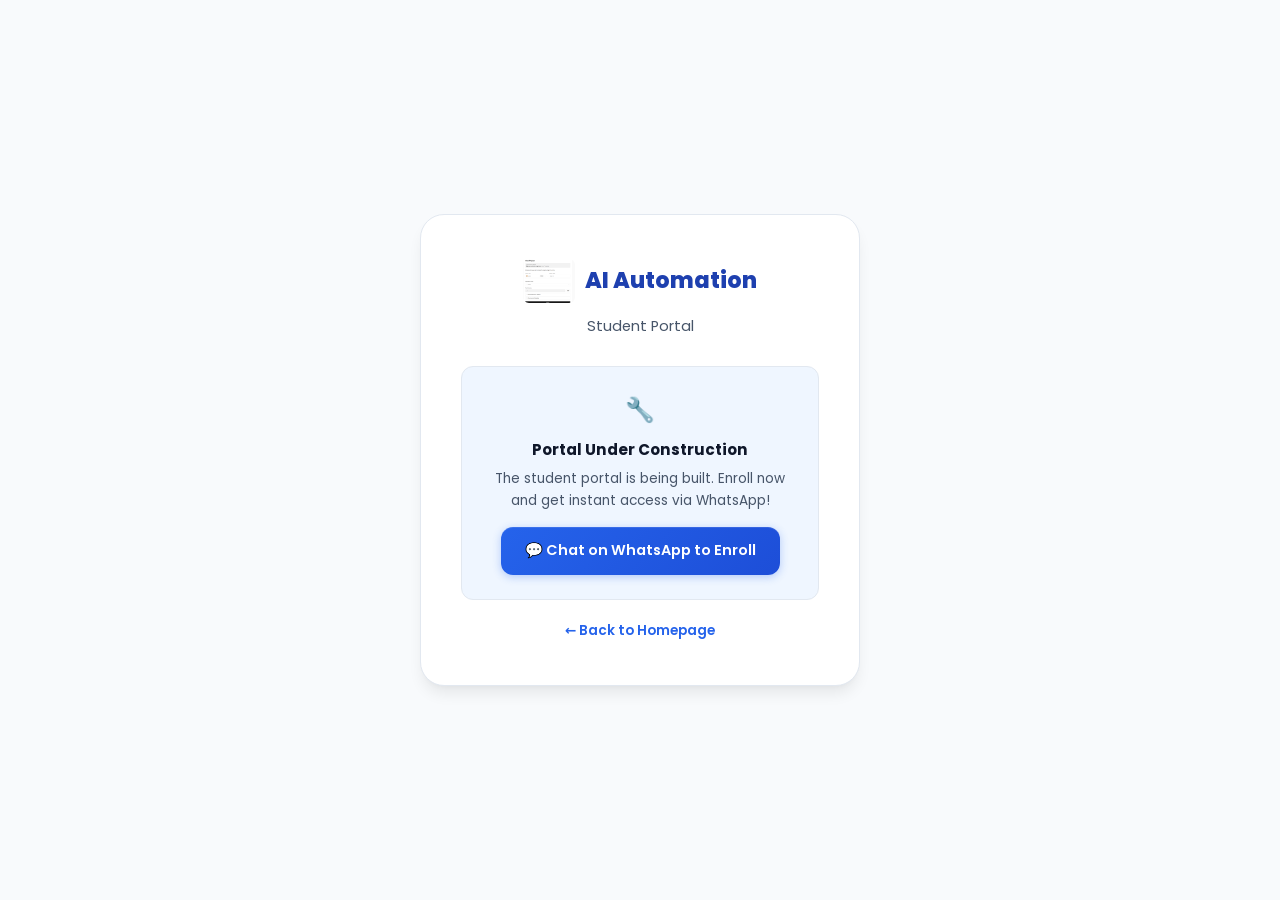
<file: admin.html>
﻿<!DOCTYPE html>
<html lang="en">
<head>
    <link rel="icon" type="image/png" href="favicon.png">
    <meta charset="UTF-8">
    <meta name="viewport" content="width=device-width, initial-scale=1.0">
    <title>Admin Panel | AI Automation - Control Center</title>
    <meta name="robots" content="noindex, nofollow">
    <link rel="preconnect" href="https://fonts.googleapis.com">
    <link rel="preconnect" href="https://fonts.gstatic.com" crossorigin>
    <link href="https://fonts.googleapis.com/css2?family=Playfair+Display:wght@400;500;600;700;800;900&family=Poppins:wght@300;400;500;600;700;800&display=swap" rel="stylesheet">
    <link rel="stylesheet" href="style.css">
</head>
<body>
    <div class="admin-layout">
        <aside class="admin-sidebar">
            <div class="sidebar-logo" style="display:flex;align-items:center;gap:10px;"><img src="assets/logo.png" alt="AI Automation Platform Logo" style="height:34px;width:auto;border-radius:6px;"> <span style="font-weight:800;font-size:1.1rem;color:#fff;">AI Automation Admin</span></div>
            <nav class="admin-nav">
                <div class="admin-nav-item active" data-tab="overview"><span class="nav-icon">&#128202;</span> Overview</div>
                <div class="admin-nav-item" data-tab="videos"><span class="nav-icon">&#127909;</span> Course Videos</div>
                <div class="admin-nav-item" data-tab="reviews"><span class="nav-icon">&#11088;</span> Reviews</div>
                <div class="admin-nav-item" data-tab="blog"><span class="nav-icon">&#9997;</span> Blog Publisher</div>
                <div class="admin-nav-item" data-tab="settings"><span class="nav-icon">&#9881;</span> Site Settings</div>
            </nav>
            <div class="admin-sidebar-footer">
                <a href="index.html" class="admin-nav-item" style="padding-left:24px"><span class="nav-icon">&#127968;</span> View Site</a>
                <div class="admin-nav-item" id="adminLogout" style="padding-left:24px;cursor:pointer"><span class="nav-icon">&#128682;</span> Logout</div>
            </div>
        </aside>
        <main class="admin-main">
            <div class="admin-topbar">
                <h2 id="adminPageTitle">Dashboard Overview</h2>
                <div class="admin-topbar-user">
                    <span id="adminUserEmail">admin</span>
                    <div class="avatar" id="adminAvatar">A</div>
                </div>
            </div>
            <div class="admin-content">
                <!-- OVERVIEW TAB -->
                <div class="admin-tab active" id="tab-overview">
                    <div class="admin-stat-grid">
                        <div class="admin-stat"><div class="stat-icon blue">&#128218;</div><div class="stat-value" id="statVideos">20</div><div class="stat-label">Course Videos</div></div>
                        <div class="admin-stat"><div class="stat-icon green">&#11088;</div><div class="stat-value" id="statReviews">3</div><div class="stat-label">Reviews</div></div>
                        <div class="admin-stat"><div class="stat-icon amber">&#9997;</div><div class="stat-value" id="statBlogs">3</div><div class="stat-label">Blog Posts</div></div>
                        <div class="admin-stat"><div class="stat-icon red">&#128172;</div><div class="stat-value" id="statWhatsApp">1</div><div class="stat-label">WhatsApp Config</div></div>
                    </div>
                    <div class="admin-panel">
                        <h3>Quick Actions</h3>
                        <div style="display:flex;gap:12px;flex-wrap:wrap">
                            <button class="btn btn-primary btn-sm" onclick="document.querySelector('[data-tab=videos]').click()">Add New Video</button>
                            <button class="btn btn-primary btn-sm" onclick="document.querySelector('[data-tab=reviews]').click()">Add Review</button>
                            <button class="btn btn-primary btn-sm" onclick="document.querySelector('[data-tab=blog]').click()">Write Blog Post</button>
                            <button class="btn btn-secondary btn-sm" onclick="document.querySelector('[data-tab=settings]').click()">Update Settings</button>
                        </div>
                    </div>
                </div>

                <!-- VIDEOS TAB -->
                <div class="admin-tab" id="tab-videos">
                    <div class="admin-panel">
                        <h3>Add / Edit Course Video</h3>
                        <div class="form-group">
                            <label>Module ID (e.g. m1, m2 ... m20)</label>
                            <input type="text" id="vidModuleId" placeholder="m1">
                        </div>
                        <div class="form-group">
                            <label>Stage Number (1-5)</label>
                            <select id="vidStage"><option>1</option><option>2</option><option>3</option><option>4</option><option>5</option></select>
                        </div>
                        <div class="form-group">
                            <label>Module Title</label>
                            <input type="text" id="vidTitle" placeholder="Module 1: Master ChatGPT Prompt Engineering">
                        </div>
                        <div class="form-group">
                            <label>Module Description</label>
                            <input type="text" id="vidDesc" placeholder="Chain-of-thought, role prompting, 50+ templates">
                        </div>
                        <div class="form-group">
                            <label>Video URL (YouTube embed or direct link)</label>
                            <input type="url" id="vidUrl" placeholder="https://www.youtube.com/embed/...">
                        </div>
                        <div class="form-group">
                            <label>Duration (e.g. 45 mins)</label>
                            <input type="text" id="vidDur" placeholder="45 mins">
                        </div>
                        <button class="btn btn-primary" id="vidSave">Save Video</button>
                    </div>
                    <div class="admin-panel">
                        <h3>Existing Videos</h3>
                        <ul class="admin-list" id="vidList"></ul>
                    </div>
                </div>

                <!-- REVIEWS TAB -->
                <div class="admin-tab" id="tab-reviews">
                    <div class="admin-panel">
                        <h3>Add / Edit Student Review</h3>
                        <div class="form-group">
                            <label>Review ID (e.g. r1, r2)</label>
                            <input type="text" id="revId" placeholder="r1">
                        </div>
                        <div class="form-group">
                            <label>Student Name</label>
                            <input type="text" id="revName" placeholder="Ali R.">
                        </div>
                        <div class="form-group">
                            <label>Role / Location</label>
                            <input type="text" id="revRole" placeholder="E-Commerce Store Owner, Lahore">
                        </div>
                        <div class="form-group">
                            <label>Rating (1-5)</label>
                            <select id="revRating"><option>5</option><option>4</option><option>3</option><option>2</option><option>1</option></select>
                        </div>
                        <div class="form-group">
                            <label>Review Quote</label>
                            <textarea id="revQuote" placeholder="The honest approach sold me..."></textarea>
                        </div>
                        <div class="form-group">
                            <label>Avatar Image URL (leave blank for default)</label>
                            <input type="url" id="revAvatar" placeholder="https://images.unsplash.com/photo-...">
                        </div>
                        <button class="btn btn-primary" id="revSave">Save Review</button>
                    </div>
                    <div class="admin-panel">
                        <h3>Existing Reviews</h3>
                        <ul class="admin-list" id="revList"></ul>
                    </div>
                </div>

                <!-- BLOG TAB -->
                <div class="admin-tab" id="tab-blog">
                    <div class="admin-panel">
                        <h3>Publish New Blog Article</h3>
                        <div class="form-group">
                            <label>Article ID (e.g. a1, a4)</label>
                            <input type="text" id="blogId" placeholder="a4">
                        </div>
                        <div class="form-group">
                            <label>Article Title</label>
                            <input type="text" id="blogTitle" placeholder="Best AI Tools for Beginners in 2026">
                        </div>
                        <div class="form-group">
                            <label>Category</label>
                            <input type="text" id="blogCategory" placeholder="Free Tools">
                        </div>
                        <div class="form-group">
                            <label>Featured Image URL</label>
                            <input type="url" id="blogImage" placeholder="https://images.unsplash.com/photo-...">
                        </div>
                        <div class="form-group">
                            <label>Article Content (HTML supported)</label>
                            <textarea id="blogContent" style="min-height:250px" placeholder="Write your article content here..."></textarea>
                        </div>
                        <button class="btn btn-primary" id="blogSave">Publish Article</button>
                    </div>
                    <div class="admin-panel">
                        <h3>Published Articles</h3>
                        <ul class="admin-list" id="blogList"></ul>
                    </div>
                </div>

                <!-- SETTINGS TAB -->
                <div class="admin-tab" id="tab-settings">
                    <div class="admin-panel">
                        <h3>WhatsApp Configuration</h3>
                        <div class="form-group">
                            <label>WhatsApp Number (with country code)</label>
                            <input type="text" id="setWhatsApp" placeholder="923703159642">
                        </div>
                        <div class="form-group">
                            <label>Display Number</label>
                            <input type="text" id="setWhatsAppDisplay" placeholder="+92 370 3159642">
                        </div>
                    </div>
                    <div class="admin-panel">
                        <h3>Course Pricing</h3>
                        <div class="form-group">
                            <label>Current Price</label>
                            <input type="text" id="setPrice" placeholder="PKR 4,999">
                        </div>
                        <div class="form-group">
                            <label>Original Price (strikethrough)</label>
                            <input type="text" id="setOrigPrice" placeholder="PKR 15,000">
                        </div>
                        <div class="form-group">
                            <label>Free Trial Duration (days)</label>
                            <input type="number" id="setTrialDays" placeholder="7" min="1" max="30">
                        </div>
                    </div>
                    <div class="admin-panel">
                        <h3>eBook Links</h3>
                        <div class="form-group">
                            <label>eBook #1 URL</label>
                            <input type="url" id="setEbook1" placeholder="https://bit.ly/...">
                        </div>
                        <div class="form-group">
                            <label>eBook #2 URL</label>
                            <input type="url" id="setEbook2" placeholder="https://bit.ly/...">
                        </div>
                    </div>
                    <div class="admin-panel">
                        <h3>Site Information</h3>
                        <div class="form-group">
                            <label>Site Name</label>
                            <input type="text" id="setSiteName" placeholder="AI Automation">
                        </div>
                        <div class="form-group">
                            <label>Site URL</label>
                            <input type="url" id="setSiteUrl" placeholder="https://learn-ai-sable-phi.vercel.app">
                        </div>
                        <div class="form-group">
                            <label>GA4 Measurement ID</label>
                            <input type="text" id="setGA4" placeholder="G-XXXXXXXXXX">
                        </div>
                        <div class="form-group">
                            <label>Admin Email</label>
                            <input type="email" id="setAdminEmail" placeholder="admin@aimasterclass.com">
                        </div>
                    </div>
                    <button class="btn btn-primary btn-lg" id="settingsSave">Save All Settings</button>
                </div>
            </div>
        </main>
    </div>

    <script src="config.js"></script>
    <script src="auth.js"></script>
    <script>
    (function() {
        'use strict';
        if (!Auth.requireAuth()) return;
        if (!Auth.isAdmin()) { window.location.href = 'dashboard.html'; return; }

        var user = Auth.getUser();
        document.getElementById('adminUserEmail').textContent = user.email;
        document.getElementById('adminAvatar').textContent = (user.name || 'A').charAt(0).toUpperCase();

        // Tab navigation
        var navItems = document.querySelectorAll('.admin-nav-item[data-tab]');
        var tabs = document.querySelectorAll('.admin-tab');
        var titles = { overview: 'Dashboard Overview', videos: 'Course Videos & Lessons', reviews: 'Reviews & Avatars', blog: 'SEO Blog Publisher', settings: 'Site Settings' };

        navItems.forEach(function(item) {
            item.addEventListener('click', function() {
                var tab = item.getAttribute('data-tab');
                navItems.forEach(function(n) { n.classList.remove('active'); });
                item.classList.add('active');
                tabs.forEach(function(t) { t.classList.remove('active'); });
                document.getElementById('tab-' + tab).classList.add('active');
                document.getElementById('adminPageTitle').textContent = titles[tab] || tab;
            });
        });

        // Load data
        var videos = JSON.parse(localStorage.getItem('am_videos') || '[]');
        var reviews = JSON.parse(localStorage.getItem('am_reviews') || '[]');
        var blogs = JSON.parse(localStorage.getItem('am_blogs') || '[]');
        var settings = JSON.parse(localStorage.getItem('am_settings') || '{}');

        renderVideos();
        renderReviews();
        renderBlogs();
        loadSettings();

        // --- VIDEOS ---
        document.getElementById('vidSave').addEventListener('click', function() {
            var id = document.getElementById('vidModuleId').value.trim();
            var stage = document.getElementById('vidStage').value;
            var title = document.getElementById('vidTitle').value.trim();
            var desc = document.getElementById('vidDesc').value.trim();
            var url = document.getElementById('vidUrl').value.trim();
            var dur = document.getElementById('vidDur').value.trim();
            if (!id || !title || !url) { alert('Please fill in Module ID, Title, and URL.'); return; }
            var existing = videos.findIndex(function(v) { return v.id === id; });
            var video = { id: id, stage: stage, title: title, desc: desc, url: url, dur: dur || '30 mins' };
            if (existing >= 0) videos[existing] = video; else videos.push(video);
            localStorage.setItem('am_videos', JSON.stringify(videos));
            renderVideos();
            clearVideoForm();
            alert('Video saved!');
        });

        function renderVideos() {
            var list = document.getElementById('vidList');
            list.innerHTML = '';
            document.getElementById('statVideos').textContent = videos.length || 20;
            if (videos.length === 0) { list.innerHTML = '<li style="padding:20px;text-align:center;color:var(--text-muted);font-size:.88rem">No custom videos added. Defaults from syllabus are used.</li>'; return; }
            videos.forEach(function(v, i) {
                var li = document.createElement('li');
                li.className = 'admin-list-item';
                li.innerHTML = '<div class="item-info"><h4>' + v.id.toUpperCase() + ' - Stage ' + v.stage + '</h4><p>' + v.title + ' (' + v.dur + ')</p></div><div class="item-actions"><button class="btn btn-secondary btn-xs" data-edit="' + i + '">Edit</button><button class="btn btn-danger btn-xs" data-del="' + i + '">Delete</button></div>';
                list.appendChild(li);
            });
            list.querySelectorAll('[data-del]').forEach(function(btn) {
                btn.addEventListener('click', function() {
                    videos.splice(parseInt(btn.getAttribute('data-del')), 1);
                    localStorage.setItem('am_videos', JSON.stringify(videos));
                    renderVideos();
                });
            });
            list.querySelectorAll('[data-edit]').forEach(function(btn) {
                btn.addEventListener('click', function() {
                    var v = videos[parseInt(btn.getAttribute('data-edit'))];
                    document.getElementById('vidModuleId').value = v.id;
                    document.getElementById('vidStage').value = v.stage;
                    document.getElementById('vidTitle').value = v.title;
                    document.getElementById('vidDesc').value = v.desc;
                    document.getElementById('vidUrl').value = v.url;
                    document.getElementById('vidDur').value = v.dur;
                });
            });
        }

        function clearVideoForm() {
            ['vidModuleId','vidTitle','vidDesc','vidUrl','vidDur'].forEach(function(id) { document.getElementById(id).value = ''; });
            document.getElementById('vidStage').value = '1';
        }

        // --- REVIEWS ---
        document.getElementById('revSave').addEventListener('click', function() {
            var id = document.getElementById('revId').value.trim();
            var name = document.getElementById('revName').value.trim();
            var role = document.getElementById('revRole').value.trim();
            var rating = document.getElementById('revRating').value;
            var quote = document.getElementById('revQuote').value.trim();
            var avatar = document.getElementById('revAvatar').value.trim();
            if (!id || !name || !quote) { alert('Please fill in Review ID, Name, and Quote.'); return; }
            var existing = reviews.findIndex(function(r) { return r.id === id; });
            var review = { id: id, name: name, role: role, rating: rating, quote: quote, avatar: avatar };
            if (existing >= 0) reviews[existing] = review; else reviews.push(review);
            localStorage.setItem('am_reviews', JSON.stringify(reviews));
            renderReviews();
            clearReviewForm();
            alert('Review saved!');
        });

        function renderReviews() {
            var list = document.getElementById('revList');
            list.innerHTML = '';
            document.getElementById('statReviews').textContent = reviews.length || 3;
            if (reviews.length === 0) { list.innerHTML = '<li style="padding:20px;text-align:center;color:var(--text-muted);font-size:.88rem">No custom reviews added. Defaults are used.</li>'; return; }
            reviews.forEach(function(r, i) {
                var li = document.createElement('li');
                li.className = 'admin-list-item';
                li.innerHTML = '<div class="item-info"><h4>' + r.name + ' (' + r.rating + '&#9733;)</h4><p>' + r.quote.substring(0, 60) + '...</p></div><div class="item-actions"><button class="btn btn-secondary btn-xs" data-edit="' + i + '">Edit</button><button class="btn btn-danger btn-xs" data-del="' + i + '">Delete</button></div>';
                list.appendChild(li);
            });
            list.querySelectorAll('[data-del]').forEach(function(btn) {
                btn.addEventListener('click', function() {
                    reviews.splice(parseInt(btn.getAttribute('data-del')), 1);
                    localStorage.setItem('am_reviews', JSON.stringify(reviews));
                    renderReviews();
                });
            });
            list.querySelectorAll('[data-edit]').forEach(function(btn) {
                btn.addEventListener('click', function() {
                    var r = reviews[parseInt(btn.getAttribute('data-edit'))];
                    document.getElementById('revId').value = r.id;
                    document.getElementById('revName').value = r.name;
                    document.getElementById('revRole').value = r.role;
                    document.getElementById('revRating').value = r.rating;
                    document.getElementById('revQuote').value = r.quote;
                    document.getElementById('revAvatar').value = r.avatar;
                });
            });
        }

        function clearReviewForm() {
            ['revId','revName','revRole','revQuote','revAvatar'].forEach(function(id) { document.getElementById(id).value = ''; });
            document.getElementById('revRating').value = '5';
        }

        // --- BLOG ---
        document.getElementById('blogSave').addEventListener('click', function() {
            var id = document.getElementById('blogId').value.trim();
            var title = document.getElementById('blogTitle').value.trim();
            var category = document.getElementById('blogCategory').value.trim();
            var image = document.getElementById('blogImage').value.trim();
            var content = document.getElementById('blogContent').value.trim();
            if (!id || !title || !content) { alert('Please fill in Article ID, Title, and Content.'); return; }
            var existing = blogs.findIndex(function(b) { return b.id === id; });
            var article = { id: id, title: title, category: category, image: image, content: content, date: new Date().toLocaleDateString('en-US', { year: 'numeric', month: 'long', day: 'numeric' }) };
            if (existing >= 0) blogs[existing] = article; else blogs.push(article);
            localStorage.setItem('am_blogs', JSON.stringify(blogs));
            renderBlogs();
            clearBlogForm();
            alert('Article published!');
        });

        function renderBlogs() {
            var list = document.getElementById('blogList');
            list.innerHTML = '';
            document.getElementById('statBlogs').textContent = blogs.length || 3;
            if (blogs.length === 0) { list.innerHTML = '<li style="padding:20px;text-align:center;color:var(--text-muted);font-size:.88rem">No published articles yet.</li>'; return; }
            blogs.forEach(function(b, i) {
                var li = document.createElement('li');
                li.className = 'admin-list-item';
                li.innerHTML = '<div class="item-info"><h4>' + b.title + '</h4><p>' + (b.category || 'Uncategorized') + ' &bull; ' + b.date + '</p></div><div class="item-actions"><button class="btn btn-secondary btn-xs" data-edit="' + i + '">Edit</button><button class="btn btn-danger btn-xs" data-del="' + i + '">Delete</button></div>';
                list.appendChild(li);
            });
            list.querySelectorAll('[data-del]').forEach(function(btn) {
                btn.addEventListener('click', function() {
                    blogs.splice(parseInt(btn.getAttribute('data-del')), 1);
                    localStorage.setItem('am_blogs', JSON.stringify(blogs));
                    renderBlogs();
                });
            });
            list.querySelectorAll('[data-edit]').forEach(function(btn) {
                btn.addEventListener('click', function() {
                    var b = blogs[parseInt(btn.getAttribute('data-edit'))];
                    document.getElementById('blogId').value = b.id;
                    document.getElementById('blogTitle').value = b.title;
                    document.getElementById('blogCategory').value = b.category;
                    document.getElementById('blogImage').value = b.image;
                    document.getElementById('blogContent').value = b.content;
                });
            });
        }

        function clearBlogForm() {
            ['blogId','blogTitle','blogCategory','blogImage','blogContent'].forEach(function(id) { document.getElementById(id).value = ''; });
        }

        // --- SETTINGS ---
        function loadSettings() {
            document.getElementById('setWhatsApp').value = settings.whatsappNumber || CONFIG.whatsappNumber;
            document.getElementById('setWhatsAppDisplay').value = settings.whatsappDisplayNumber || CONFIG.whatsappDisplayNumber;
            document.getElementById('setPrice').value = settings.coursePrice || CONFIG.coursePrice;
            document.getElementById('setOrigPrice').value = settings.courseOriginalPrice || CONFIG.courseOriginalPrice;
            document.getElementById('setTrialDays').value = settings.freeTrialDays || CONFIG.freeTrialDays;
            document.getElementById('setEbook1').value = settings.ebook1Url || CONFIG.ebook1Url;
            document.getElementById('setEbook2').value = settings.ebook2Url || CONFIG.ebook2Url;
            document.getElementById('setSiteName').value = settings.siteName || CONFIG.siteName;
            document.getElementById('setSiteUrl').value = settings.siteUrl || CONFIG.siteUrl;
            document.getElementById('setGA4').value = settings.ga4TrackingId || CONFIG.ga4TrackingId;
            document.getElementById('setAdminEmail').value = settings.adminEmail || CONFIG.adminEmail;
        }

        document.getElementById('settingsSave').addEventListener('click', function() {
            settings = {
                whatsappNumber: document.getElementById('setWhatsApp').value.trim(),
                whatsappDisplayNumber: document.getElementById('setWhatsAppDisplay').value.trim(),
                coursePrice: document.getElementById('setPrice').value.trim(),
                courseOriginalPrice: document.getElementById('setOrigPrice').value.trim(),
                freeTrialDays: parseInt(document.getElementById('setTrialDays').value) || 7,
                ebook1Url: document.getElementById('setEbook1').value.trim(),
                ebook2Url: document.getElementById('setEbook2').value.trim(),
                siteName: document.getElementById('setSiteName').value.trim(),
                siteUrl: document.getElementById('setSiteUrl').value.trim(),
                ga4TrackingId: document.getElementById('setGA4').value.trim(),
                adminEmail: document.getElementById('setAdminEmail').value.trim()
            };
            localStorage.setItem('am_settings', JSON.stringify(settings));
            alert('Settings saved! Changes will apply on next page load.');
        });

        // Logout
        document.getElementById('adminLogout').addEventListener('click', function() { Auth.signOut(); });
    })();
    </script>
</body>
</html>
</file>
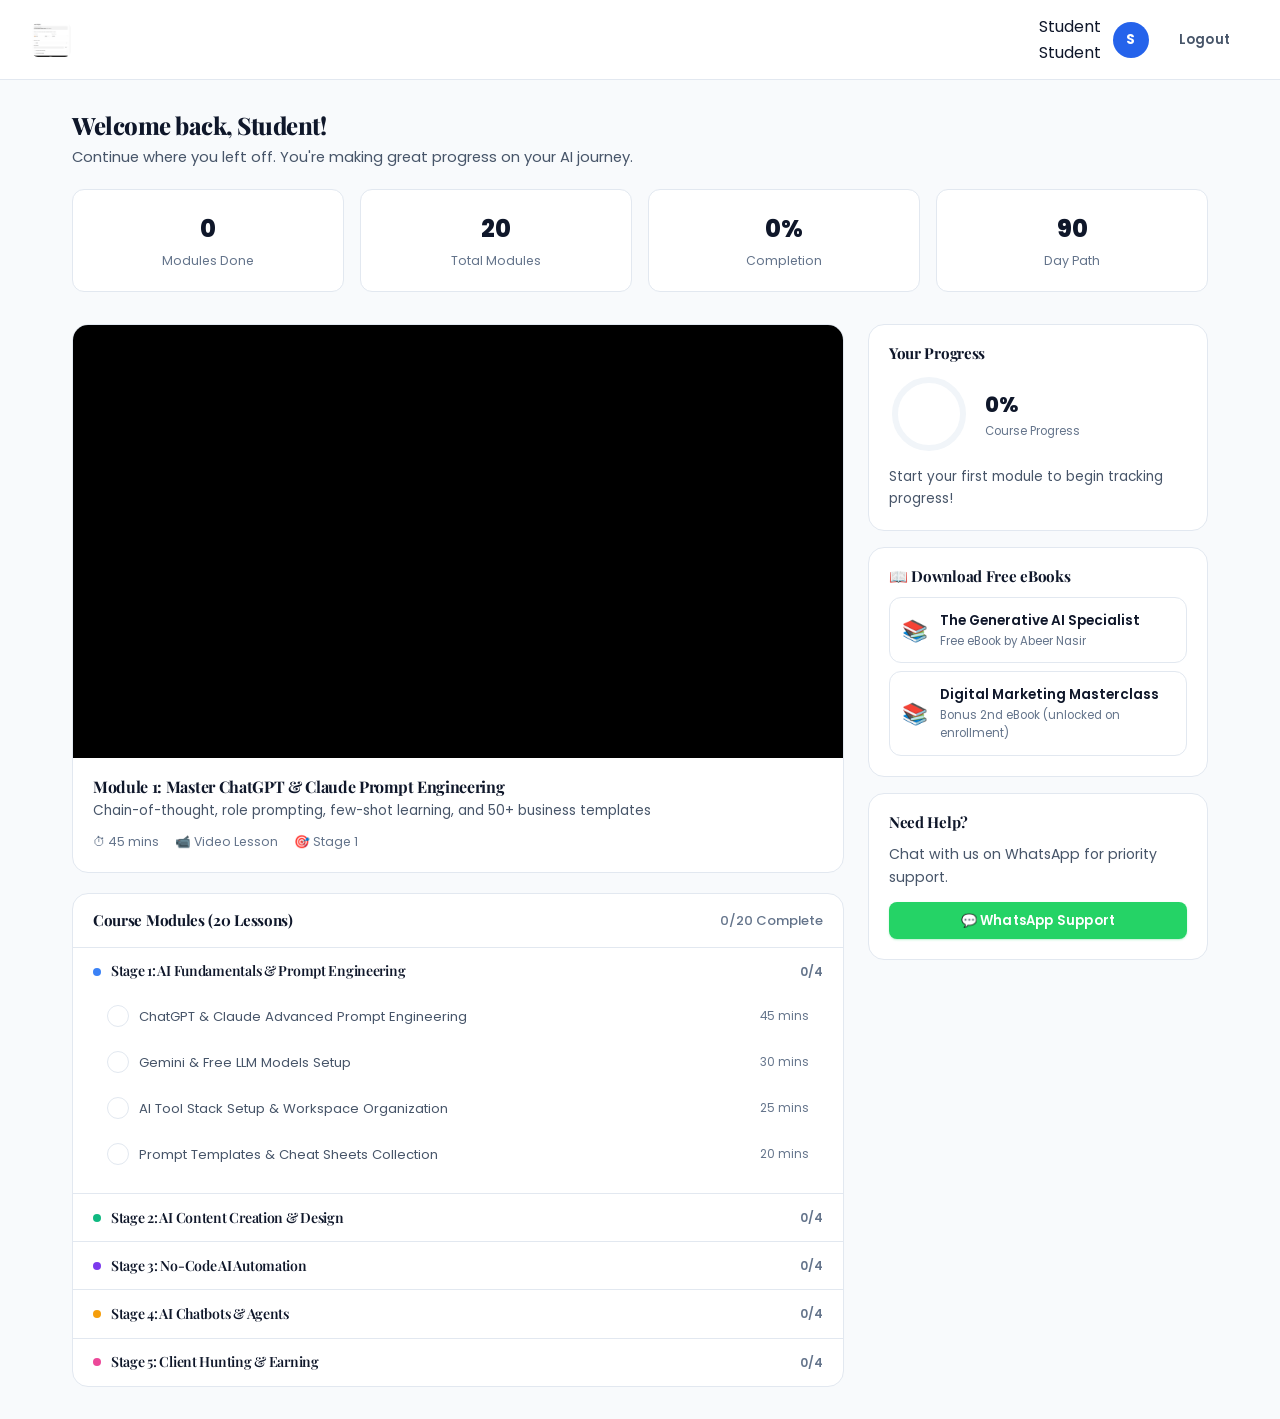
<file: dashboard.html>
﻿<!DOCTYPE html>
<html lang="en">
<head>
    <link rel="icon" type="image/png" href="favicon.png">
    <meta charset="UTF-8">
    <meta name="viewport" content="width=device-width, initial-scale=1.0">
    <title>Dashboard | AI Automation - Student Portal</title>
    <meta name="description" content="Your AI Automation learning dashboard. Track progress, watch lessons, and download free eBooks.">
    <meta property="og:type" content="website">
    <meta property="og:url" content="https://learn-ai-sable-phi.vercel.app/dashboard.html">
    <meta property="og:title" content="Student Dashboard | AI Automation">
    <meta property="og:description" content="Your AI Automation learning dashboard. Track progress, watch lessons, and download eBooks.">
    <link rel="canonical" href="https://learn-ai-sable-phi.vercel.app/dashboard.html">
    <link rel="preconnect" href="https://fonts.googleapis.com">
    <link rel="preconnect" href="https://fonts.gstatic.com" crossorigin>
    <link href="https://fonts.googleapis.com/css2?family=Playfair+Display:wght@400;500;600;700;800;900&family=Poppins:wght@300;400;500;600;700;800&display=swap" rel="stylesheet">
    <link rel="stylesheet" href="style.css">
</head>
<body>
    <div class="dash-layout">
        <div class="dash-topbar">
            <a href="index.html" class="dash-logo" style="display:flex;align-items:center;gap:10px;"><img src="assets/logo.png" alt="AI Automation Platform Logo" style="height:34px;width:auto;border-radius:6px;"> <span style="font-weight:800;font-size:1.1rem;color:#fff;">AI Automation</span></a>
            <div class="dash-user">
                <div class="user-info" style="text-align:right">
                    <div class="name" id="dashUserName">Student</div>
                    <div class="role">Student</div>
                </div>
                <div class="avatar" id="dashUserAvatar">S</div>
                <button class="btn btn-ghost btn-sm" id="dashLogout">Logout</button>
            </div>
        </div>
        <div class="dash-content">
            <div class="dash-welcome">
                <h1>Welcome back, <span id="dashWelcomeName">Student</span>!</h1>
                <p>Continue where you left off. You're making great progress on your AI journey.</p>
                <div class="dash-stats">
                    <div class="dash-stat"><div class="num" id="dashModulesComplete">0</div><div class="label">Modules Done</div></div>
                    <div class="dash-stat"><div class="num">20</div><div class="label">Total Modules</div></div>
                    <div class="dash-stat"><div class="num" id="dashProgress">0%</div><div class="label">Completion</div></div>
                    <div class="dash-stat"><div class="num">90</div><div class="label">Day Path</div></div>
                </div>
            </div>
            <div class="dash-grid">
                <div>
                    <div class="video-player-card">
                        <div class="video-wrapper">
                            <iframe id="dashVideoPlayer" src="" data-src="https://www.youtube.com/embed/dQw4w9WgXcQ" title="Course Video" allow="accelerometer; autoplay; clipboard-write; encrypted-media; gyroscope; picture-in-picture" allowfullscreen></iframe>
                        </div>
                        <div class="video-info">
                            <h3 id="dashVideoTitle">Module 1: Master ChatGPT &amp; Claude Prompt Engineering</h3>
                            <p id="dashVideoDesc">Chain-of-thought, role prompting, few-shot learning, and 50+ business templates</p>
                            <div class="video-meta">
                                <span>&#9201; <span id="dashVideoDur">45 mins</span></span>
                                <span>&#128249; Video Lesson</span>
                                <span id="dashVideoStage">&#127919; Stage 1</span>
                            </div>
                        </div>
                    </div>
                    <div class="module-list-card">
                        <div class="module-list-header">
                            <h3>Course Modules (20 Lessons)</h3>
                            <span class="progress-text" id="dashProgressText">0/20 Complete</span>
                        </div>
                        <div id="dashModuleList"></div>
                    </div>
                </div>
                <div class="dash-sidebar-cards">
                    <div class="dash-side-card">
                        <h3>Your Progress</h3>
                        <div class="progress-ring-wrap">
                            <svg class="progress-ring" viewBox="0 0 80 80">
                                <circle class="bg" cx="40" cy="40" r="34"></circle>
                                <circle class="fg" cx="40" cy="40" r="34" stroke-dasharray="213.63" stroke-dashoffset="213.63" id="dashProgressRing"></circle>
                            </svg>
                            <div class="progress-info">
                                <div class="pct" id="dashProgressPct">0%</div>
                                <div class="lbl">Course Progress</div>
                            </div>
                        </div>
                        <p style="font-size:.85rem;color:var(--text-secondary)" id="dashProgressMsg">Start your first module to begin tracking progress!</p>
                    </div>
                    <div class="dash-side-card">
                        <h3>&#128214; Download Free eBooks</h3>
                        <div class="ebook-dash-links">
                            <a href="https://bit.ly/44sikZs" class="ebook-dash-link" id="dashEbook1" target="_blank" rel="noopener noreferrer">
                                <span class="ebook-icon">&#128218;</span>
                                <div class="ebook-text"><div class="title">The Generative AI Specialist</div><div class="desc">Free eBook by Abeer Nasir</div></div>
                            </a>
                            <a href="https://wa.me/923703159642?text=Hi!%20I%20enrolled%20and%20want%20the%20bonus%20eBook" class="ebook-dash-link" id="dashEbook2" target="_blank" rel="noopener noreferrer">
                                <span class="ebook-icon">&#128218;</span>
                                <div class="ebook-text"><div class="title">Digital Marketing Masterclass</div><div class="desc">Bonus 2nd eBook (unlocked on enrollment)</div></div>
                            </a>
                        </div>
                    </div>
                    <div class="dash-side-card">
                        <h3>Need Help?</h3>
                        <p style="font-size:.88rem;color:var(--text-secondary);margin-bottom:14px">Chat with us on WhatsApp for priority support.</p>
                        <a href="https://wa.me/923703159642" class="btn btn-whatsapp btn-sm" id="dashWhatsApp" target="_blank" rel="noopener noreferrer" style="width:100%">&#128172; WhatsApp Support</a>
                    </div>
                </div>
            </div>
        </div>
    </div>

    <script src="config.js"></script>
    <script>
    (function() {
        'use strict';

        var progress = JSON.parse(localStorage.getItem('learnai_progress') || '{}');

        var modules = [
            {stage:1,snum:"S1",name:"Stage 1: AI Fundamentals & Prompt Engineering",color:"#2563EB",lessons:[
                {id:"m1",title:"ChatGPT & Claude Advanced Prompt Engineering",desc:"Chain-of-thought, role prompting, few-shot learning, and 50+ business templates",dur:"45 mins",url:"https://www.youtube.com/embed/dQw4w9WgXcQ"},
                {id:"m2",title:"Gemini & Free LLM Models Setup",desc:"Zero paid subscription needed - access GPT-4o, Claude, Llama for free",dur:"30 mins",url:"https://www.youtube.com/embed/dQw4w9WgXcQ"},
                {id:"m3",title:"AI Tool Stack Setup & Workspace Organization",desc:"Configure your complete AI workspace with free tools",dur:"25 mins",url:"https://www.youtube.com/embed/dQw4w9WgXcQ"},
                {id:"m4",title:"Prompt Templates & Cheat Sheets Collection",desc:"Downloadable prompt library for every business use case",dur:"20 mins",url:"https://www.youtube.com/embed/dQw4w9WgXcQ"}
            ]},
            {stage:2,snum:"S2",name:"Stage 2: AI Content Creation & Design",color:"#10b981",lessons:[
                {id:"m5",title:"AI Image Generation Masterclass (Nano Banana)",desc:"150 free tokens/day - create professional visuals without design skills",dur:"50 mins",url:"https://www.youtube.com/embed/dQw4w9WgXcQ"},
                {id:"m6",title:"AI Voice Over & Audio Synthesis",desc:"Seedance & free alternatives for professional voiceovers",dur:"35 mins",url:"https://www.youtube.com/embed/dQw4w9WgXcQ"},
                {id:"m7",title:"Creating Viral Short-Form Videos with AI",desc:"CapCut, Runway alternatives, and AI video editing workflows",dur:"45 mins",url:"https://www.youtube.com/embed/dQw4w9WgXcQ"},
                {id:"m8",title:"Copywriting & Content Strategy for Social Media",desc:"AI-powered content calendars, captions, and engagement strategies",dur:"30 mins",url:"https://www.youtube.com/embed/dQw4w9WgXcQ"}
            ]},
            {stage:3,snum:"S3",name:"Stage 3: No-Code AI Automation",color:"#7c3aed",lessons:[
                {id:"m9",title:"Introduction to No-Code Workflow Automation (N8n)",desc:"N8n (free, self-hosted) & Zapier free tier fundamentals",dur:"40 mins",url:"https://www.youtube.com/embed/dQw4w9WgXcQ"},
                {id:"m10",title:"Automating E-commerce Orders & Customer Leads",desc:"Order processing, email sequences, and lead capture automation",dur:"45 mins",url:"https://www.youtube.com/embed/dQw4w9WgXcQ"},
                {id:"m11",title:"Building AI Lead Capture Forms & CRM Connections",desc:"Automated lead scoring, CRM integration, and follow-up sequences",dur:"35 mins",url:"https://www.youtube.com/embed/dQw4w9WgXcQ"},
                {id:"m12",title:"Social Media Auto-Posting Workflows",desc:"Multi-platform scheduling, AI content repurposing, and analytics",dur:"30 mins",url:"https://www.youtube.com/embed/dQw4w9WgXcQ"}
            ]},
            {stage:4,snum:"S4",name:"Stage 4: AI Chatbots & Agents",color:"#f59e0b",lessons:[
                {id:"m13",title:"Building Customer Service AI Chatbots (Hermes Agent)",desc:"Hermes Agent, Chatbase, and free chatbot builders - no code needed",dur:"50 mins",url:"https://www.youtube.com/embed/dQw4w9WgXcQ"},
                {id:"m14",title:"Connecting Chatbots to WhatsApp & Websites",desc:"WhatsApp API setup, website widget embedding, and testing",dur:"40 mins",url:"https://www.youtube.com/embed/dQw4w9WgXcQ"},
                {id:"m15",title:"Introduction to Autonomous AI Task Agents",desc:"AI agents that perform tasks autonomously - no coding required",dur:"35 mins",url:"https://www.youtube.com/embed/dQw4w9WgXcQ"},
                {id:"m16",title:"Multi-Agent Collaboration Fundamentals",desc:"Coordinating multiple AI agents for complex business workflows",dur:"30 mins",url:"https://www.youtube.com/embed/dQw4w9WgXcQ"}
            ]},
            {stage:5,snum:"S5",name:"Stage 5: Client Hunting & Earning",color:"#ec4899",lessons:[
                {id:"m17",title:"Packaging AI Services ($500-$2,000/project)",desc:"Service packages, pricing tiers, and value-based pricing",dur:"40 mins",url:"https://www.youtube.com/embed/dQw4w9WgXcQ"},
                {id:"m18",title:"Client Outreach Blueprint",desc:"Cold email, LinkedIn outreach, and local business pitching",dur:"45 mins",url:"https://www.youtube.com/embed/dQw4w9WgXcQ"},
                {id:"m19",title:"Proposal Writing, Pricing & Closing Sales",desc:"Professional proposals, objection handling, and closing techniques",dur:"35 mins",url:"https://www.youtube.com/embed/dQw4w9WgXcQ"},
                {id:"m20",title:"Delivering Client Projects & Retainer Agreements",desc:"Project delivery, client management, and recurring revenue models",dur:"30 mins",url:"https://www.youtube.com/embed/dQw4w9WgXcQ"}
            ]}
        ];

        // Set user info (from localStorage or default)
        var userName = localStorage.getItem('learnai_name') || 'Student';
        document.getElementById('dashUserName').textContent = userName;
        document.getElementById('dashWelcomeName').textContent = userName;
        document.getElementById('dashUserAvatar').textContent = userName.charAt(0).toUpperCase();
        document.getElementById('dashEbook1').href = CONFIG.ebook1Url;

        // Build module list
        var listEl = document.getElementById('dashModuleList');
        var totalLessons = 0;
        var completedLessons = 0;

        modules.forEach(function(stage) {
            var stageEl = document.createElement('div');
            stageEl.className = 'module-stage';
            var stageCompleted = stage.lessons.filter(function(l) { return progress[l.id]; }).length;

            var header = document.createElement('div');
            header.className = 'module-stage-header';
            header.innerHTML = '<span class="stage-dot ' + stage.snum.toLowerCase() + '"></span><h4>' + stage.name + '</h4><span class="stage-progress">' + stageCompleted + '/' + stage.lessons.length + '</span>';
            header.addEventListener('click', function() { stageEl.classList.toggle('open'); });
            stageEl.appendChild(header);

            var body = document.createElement('div');
            body.className = 'module-stage-body';
            stage.lessons.forEach(function(lesson) {
                totalLessons++;
                var isDone = !!progress[lesson.id];
                if (isDone) completedLessons++;

                var lessonEl = document.createElement('div');
                lessonEl.className = 'module-lesson';
                lessonEl.innerHTML = '<span class="lesson-check' + (isDone ? ' done' : '') + '">' + (isDone ? '&#10003;' : '') + '</span><span class="lesson-title">' + lesson.title + '</span><span class="lesson-dur">' + lesson.dur + '</span>';
                
                // Click to play video
                lessonEl.addEventListener('click', function() {
                    playVideo(lesson);
                    document.querySelectorAll('.module-lesson').forEach(function(el) { el.classList.remove('playing'); });
                    lessonEl.classList.add('playing');
                });
                
                // Right-click or long-press to toggle completion
                var checkEl = lessonEl.querySelector('.lesson-check');
                checkEl.addEventListener('click', function(e) {
                    e.stopPropagation();
                    progress[lesson.id] = !progress[lesson.id];
                    localStorage.setItem('learnai_progress', JSON.stringify(progress));
                    
                    if (progress[lesson.id]) {
                        checkEl.classList.add('done');
                        checkEl.innerHTML = '&#10003;';
                        completedLessons++;
                    } else {
                        checkEl.classList.remove('done');
                        checkEl.innerHTML = '';
                        completedLessons--;
                    }
                    
                    updateStats();
                    updateStageProgress(stageEl, stage);
                });
                
                body.appendChild(lessonEl);
            });
            stageEl.appendChild(body);
            listEl.appendChild(stageEl);
        });

        function updateStats() {
            var pct = totalLessons > 0 ? Math.round((completedLessons / totalLessons) * 100) : 0;
            document.getElementById('dashModulesComplete').textContent = completedLessons;
            document.getElementById('dashProgress').textContent = pct + '%';
            document.getElementById('dashProgressText').textContent = completedLessons + '/' + totalLessons + ' Complete';
            document.getElementById('dashProgressPct').textContent = pct + '%';
            document.getElementById('dashProgressRing').style.strokeDashoffset = 213.63 - (213.63 * pct / 100);
            
            var msg = pct === 0 ? 'Click the circle next to a lesson to mark it complete!' 
                     : pct < 25 ? 'Great start! Keep going to unlock more skills.'
                     : pct < 50 ? 'You\'re building momentum! Keep learning.'
                     : pct < 100 ? 'Almost halfway! You\'re doing amazing.'
                     : 'Congratulations! You completed the entire course!';
            document.getElementById('dashProgressMsg').textContent = msg;
        }

        function updateStageProgress(stageEl, stage) {
            var done = stage.lessons.filter(function(l) { return progress[l.id]; }).length;
            stageEl.querySelector('.stage-progress').textContent = done + '/' + stage.lessons.length;
        }

        // Open first incomplete stage
        var opened = false;
        document.querySelectorAll('.module-stage').forEach(function(stageEl) {
            if (!opened) {
                var incomplete = stageEl.querySelectorAll('.lesson-check:not(.done)');
                if (incomplete.length > 0) { stageEl.classList.add('open'); opened = true; }
            }
        });
        if (!opened) document.querySelector('.module-stage').classList.add('open');

        function playVideo(lesson) {
            var player = document.getElementById('dashVideoPlayer');
            player.src = lesson.url;
            document.getElementById('dashVideoTitle').textContent = lesson.title;
            document.getElementById('dashVideoDesc').textContent = lesson.desc;
            document.getElementById('dashVideoDur').textContent = lesson.dur;
        }

        // Logout
        document.getElementById('dashLogout').addEventListener('click', function() { 
            localStorage.removeItem('learnai_name');
            window.location.href = 'index.html';
        });
    })();
    </script>
</body>
</html>
</file>
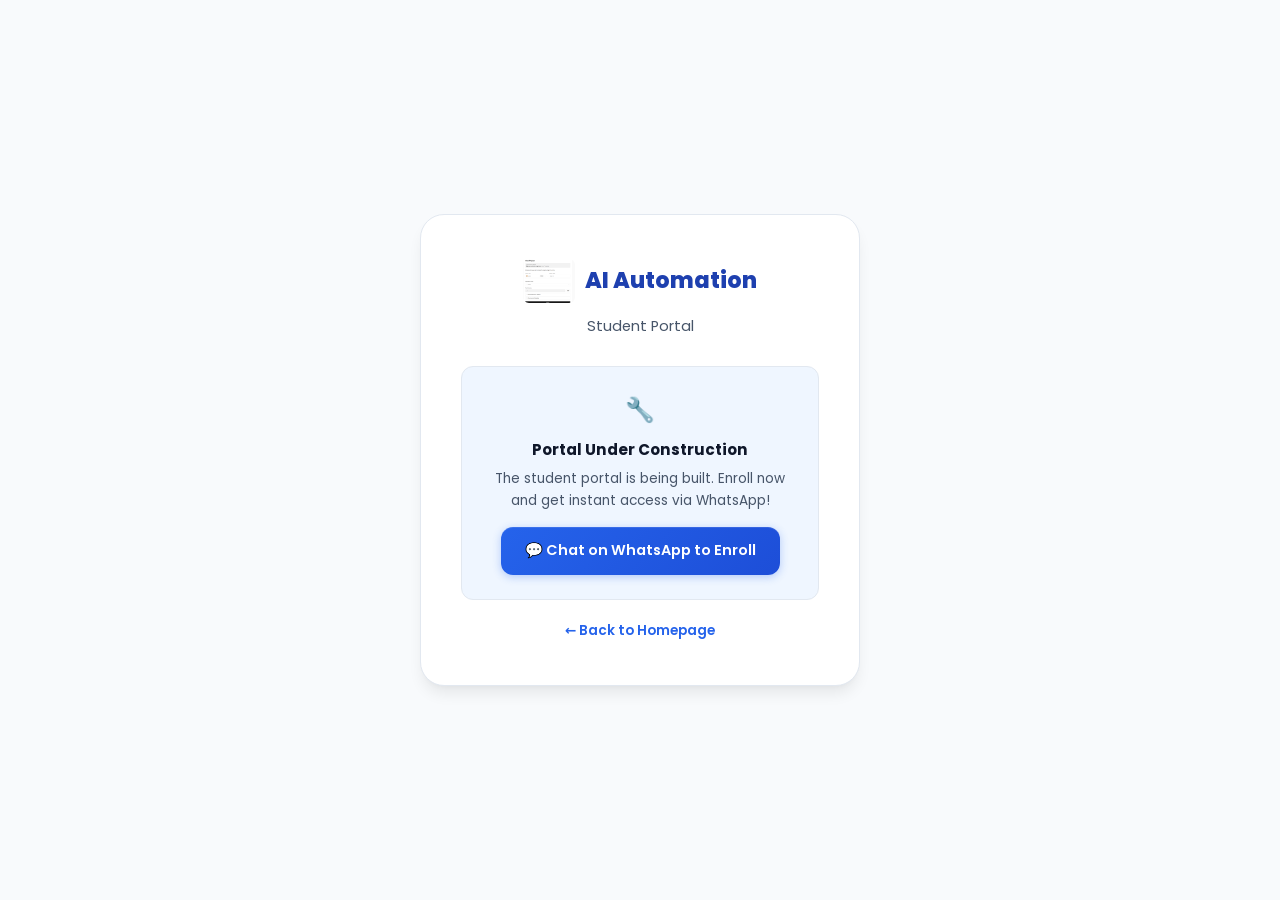
<file: login.html>
<!DOCTYPE html>
<html lang="en">
<head>
    <link rel="icon" type="image/png" href="favicon.png">
    <meta charset="UTF-8">
    <meta name="viewport" content="width=device-width, initial-scale=1.0">
    <title>Login | AI Automation - Student Portal</title>
    <meta name="description" content="Login to your AI Automation student account. Access your courses, track progress, and download eBooks.">
    <meta property="og:type" content="website">
    <meta property="og:url" content="https://learn-ai-sable-phi.vercel.app/login.html">
    <meta property="og:title" content="Student Portal | AI Automation">
    <meta property="og:description" content="Login to your AI Automation student account. Access courses, track progress, and download eBooks.">
    <link rel="canonical" href="https://learn-ai-sable-phi.vercel.app/login.html">
    <link rel="preconnect" href="https://fonts.googleapis.com">
    <link rel="preconnect" href="https://fonts.gstatic.com" crossorigin>
    <link href="https://fonts.googleapis.com/css2?family=Playfair+Display:wght@400;500;600;700;800;900&family=Poppins:wght@300;400;500;600;700;800&display=swap" rel="stylesheet">
    <link rel="stylesheet" href="style.css">
</head>
<body class="auth-page">
    <div class="auth-card">
        <div class="auth-logo" style="display:flex;align-items:center;justify-content:center;gap:10px;margin-bottom:12px;"><img src="assets/logo.png" alt="AI Automation Platform Logo" style="height:44px;width:auto;border-radius:6px;"> <span style="font-weight:800;font-size:1.4rem;">AI Automation</span></div>
        <p class="auth-subtitle">Student Portal</p>
        <div style="text-align:center;padding:24px 0;border:1px solid var(--border);border-radius:var(--radius-md);background:var(--blue-50);margin-bottom:20px">
            <p style="font-size:1.5rem;margin-bottom:8px">&#128295;</p>
            <p style="font-size:.95rem;font-weight:700;color:var(--text-primary);margin-bottom:6px">Portal Under Construction</p>
            <p style="font-size:.85rem;color:var(--text-secondary);margin-bottom:16px;max-width:300px;margin-left:auto;margin-right:auto">The student portal is being built. Enroll now and get instant access via WhatsApp!</p>
            <a href="https://wa.me/923703159642?text=Hi!%20I%20want%20to%20enroll%20in%20the%20AI%20Automation%20course" class="btn btn-primary" target="_blank" rel="noopener noreferrer" style="margin:0 auto">&#128172; Chat on WhatsApp to Enroll</a>
        </div>
        <p class="auth-footer"><a href="index.html">&larr; Back to Homepage</a></p>
    </div>
</body>
</html>
</file>
<file: style.css>
*,*::before,*::after{box-sizing:border-box;margin:0;padding:0}
html{scroll-behavior:smooth;font-size:16px;-webkit-font-smoothing:antialiased;-moz-osx-font-smoothing:grayscale}
body{font-family:'Poppins',system-ui,-apple-system,sans-serif;line-height:1.6;color:#0f172a;background:#ffffff;overflow-x:hidden}
a{text-decoration:none;color:inherit;transition:color .2s ease}
ul,ol{list-style:none}
img{max-width:100%;height:auto;display:block}
button,input,textarea,select{font:inherit;border:none;outline:none;background:none;color:inherit}
h1,h2,h3,h4,h5,h6{font-family:'Playfair Display',Georgia,serif;font-weight:700;line-height:1.15;color:#0f172a;letter-spacing:-.02em}

:root{
    --blue-50:#eff6ff;--blue-100:#dbeafe;--blue-200:#bfdbfe;--blue-300:#93c5fd;
    --blue-400:#60a5fa;--blue-500:#3b82f6;--blue-600:#2563eb;--blue-700:#1d4ed8;
    --blue-800:#1e40af;--blue-900:#1e3a8a;
    --green-50:#ecfdf5;--green-100:#d1fae5;--green-500:#10b981;--green-600:#059669;
    --amber-50:#fffbeb;--amber-100:#fef3c7;--amber-500:#f59e0b;
    --red-50:#fef2f2;--red-100:#fee2e2;--red-500:#ef4444;
    --slate-50:#f8fafc;--slate-100:#f1f5f9;--slate-200:#e2e8f0;--slate-300:#cbd5e1;
    --slate-400:#94a3b8;--slate-500:#64748b;--slate-600:#475569;--slate-700:#334155;
    --slate-800:#1e293b;--slate-900:#0f172a;
    --white:#ffffff;
    --text-primary:#0f172a;--text-secondary:#475569;--text-muted:#64748b;
    --bg-primary:#ffffff;--bg-secondary:#f8fafc;--bg-tertiary:#f1f5f9;
    --accent:var(--blue-600);--accent-hover:var(--blue-700);--accent-light:var(--blue-50);
    --border:#e2e8f0;--border-hover:#cbd5e1;
    --radius-xs:6px;--radius-sm:8px;--radius-md:12px;--radius-lg:16px;--radius-xl:24px;--radius-full:9999px;
    --shadow-xs:0 1px 2px rgba(0,0,0,.05);
    --shadow-sm:0 1px 3px rgba(0,0,0,.06),0 1px 2px rgba(0,0,0,.04);
    --shadow-md:0 4px 6px -1px rgba(0,0,0,.07),0 2px 4px -2px rgba(0,0,0,.05);
    --shadow-lg:0 10px 15px -3px rgba(0,0,0,.08),0 4px 6px -4px rgba(0,0,0,.04);
    --shadow-xl:0 20px 25px -5px rgba(0,0,0,.08),0 8px 10px -6px rgba(0,0,0,.04);
    --shadow-2xl:0 25px 50px -12px rgba(0,0,0,.15);
    --transition-fast:150ms cubic-bezier(.4,0,.2,1);
    --transition-base:250ms cubic-bezier(.4,0,.2,1);
    --transition-slow:350ms cubic-bezier(.4,0,.2,1);
    --max-width:1200px;--max-width-sm:640px;--max-width-md:768px;--max-width-lg:1024px;
    --header-height:72px;
}

.container{max-width:var(--max-width);margin:0 auto;padding:0 24px;width:100%}
.section{padding:96px 0}
.section-sm{padding:64px 0}
.section-lg{padding:120px 0}
.text-center{text-align:center}
.text-left{text-align:left}
.text-balance{text-wrap:balance}
.mx-auto{margin-left:auto;margin-right:auto}
.relative{position:relative}

/* --- TYPOGRAPHY --- */
.badge{display:inline-flex;align-items:center;gap:6px;padding:6px 16px;border-radius:var(--radius-full);font-size:.75rem;font-weight:600;letter-spacing:.3px;text-transform:uppercase;background:var(--blue-50);color:var(--blue-700);border:1px solid var(--blue-100)}
.badge-green{background:var(--green-50);color:var(--green-600);border-color:var(--green-100)}
.badge-amber{background:var(--amber-50);color:#b45309;border-color:var(--amber-100)}
.badge-outline{background:transparent;border:1.5px solid var(--border)}
.section-eyebrow{display:inline-flex;align-items:center;gap:8px;padding:6px 16px;border-radius:var(--radius-full);font-size:.75rem;font-weight:600;letter-spacing:.5px;text-transform:uppercase;background:var(--blue-50);color:var(--blue-600);border:1px solid var(--blue-100);margin-bottom:20px;transition:all var(--transition-base)}
.section-eyebrow:hover{background:var(--blue-100);transform:translateY(-1px)}
.section-title{font-size:clamp(2rem,4vw,3rem);font-weight:800;letter-spacing:-.03em;line-height:1.1;margin-bottom:16px;color:var(--text-primary)}
.section-title .gradient{background:linear-gradient(135deg,var(--blue-600),#7c3aed);-webkit-background-clip:text;-webkit-text-fill-color:transparent;background-clip:text;background-size:200% auto;animation:gradient-shift 4s ease infinite}
@keyframes gradient-shift{0%,100%{background-position:0% center}50%{background-position:100% center}}
.section-subtitle{font-size:1.125rem;color:var(--text-secondary);max-width:600px;margin:0 auto 48px;line-height:1.7}
.lead{font-size:1.125rem;color:var(--text-secondary);line-height:1.7}

/* --- BUTTONS --- */
.btn{display:inline-flex;align-items:center;justify-content:center;gap:8px;padding:12px 24px;border-radius:var(--radius-md);font-size:.9rem;font-weight:600;cursor:pointer;transition:all var(--transition-base);text-align:center;white-space:nowrap;position:relative;overflow:hidden}
.btn:active{transform:scale(.98)}
.btn-primary{background:var(--blue-600);color:#fff;box-shadow:0 1px 2px rgba(37,99,235,.3),inset 0 1px 0 rgba(255,255,255,.1)}
.btn-primary:hover{background:var(--blue-700);box-shadow:0 4px 12px rgba(37,99,235,.35),inset 0 1px 0 rgba(255,255,255,.1);transform:translateY(-1px)}
.btn-secondary{background:var(--white);color:var(--text-primary);border:1.5px solid var(--border);box-shadow:var(--shadow-xs)}
.btn-secondary:hover{background:var(--slate-50);border-color:var(--slate-300);box-shadow:var(--shadow-sm);transform:translateY(-1px)}
.btn-ghost{color:var(--text-secondary);padding:10px 16px}
.btn-ghost:hover{color:var(--accent);background:var(--blue-50)}
.btn-sm{padding:8px 18px;font-size:.82rem;border-radius:var(--radius-sm);font-weight:600;letter-spacing:.2px}
.btn-primary.btn-sm{background:var(--blue-700);color:#fff;box-shadow:0 2px 8px rgba(37,99,235,.35)}
.btn-primary.btn-sm:hover{background:var(--blue-800);box-shadow:0 4px 12px rgba(37,99,235,.45);transform:translateY(-1px)}
.btn-lg{padding:16px 32px;font-size:1rem;border-radius:var(--radius-md)}
.btn-xl{padding:18px 36px;font-size:1.05rem;border-radius:var(--radius-lg)}
.btn-whatsapp{background:#25D366;color:#fff;box-shadow:0 1px 2px rgba(37,211,102,.3)}
.btn-whatsapp:hover{background:#20bd5a;box-shadow:0 4px 12px rgba(37,211,102,.35);transform:translateY(-1px)}
.btn-icon{width:40px;height:40px;padding:0;border-radius:var(--radius-sm)}
.btn svg,.btn-icon svg{width:18px;height:18px;flex-shrink:0}

/* --- CARDS --- */
.card{background:var(--white);border:1px solid var(--border);border-radius:var(--radius-lg);padding:28px;transition:all var(--transition-base);position:relative}
.card:hover{border-color:var(--border-hover);box-shadow:var(--shadow-lg);transform:translateY(-2px)}
.card-premium{background:var(--white);border:1.5px solid var(--border);border-radius:var(--radius-xl);padding:36px;transition:all var(--transition-base);position:relative;overflow:hidden}
.card-premium:hover{border-color:var(--blue-200);box-shadow:var(--shadow-xl);transform:translateY(-4px)}
.card-premium::before{content:'';position:absolute;top:0;left:0;right:0;height:3px;background:linear-gradient(90deg,var(--blue-500),#7c3aed);opacity:0;transition:opacity var(--transition-base)}
.card-premium:hover::before{opacity:1}
.card-flat{background:var(--bg-secondary);border:1px solid transparent;border-radius:var(--radius-lg);padding:28px;transition:all var(--transition-base)}
.card-flat:hover{background:var(--white);border-color:var(--border);box-shadow:var(--shadow-md)}

/* --- INSTRUCTOR --- */
.instructor-card{display:flex;align-items:center;gap:32px;max-width:720px;margin:0 auto;padding:36px;background:var(--white);border:1px solid var(--border);border-radius:var(--radius-xl);box-shadow:var(--shadow-md)}
.instructor-avatar{flex-shrink:0;width:80px;height:80px;border-radius:50%;overflow:hidden;background:var(--blue-50);display:flex;align-items:center;justify-content:center}
.instructor-info h3{font-size:1.15rem;font-weight:800;color:var(--text-primary);margin-bottom:4px}
.instructor-role{font-size:.85rem;color:var(--blue-600);font-weight:600;margin-bottom:12px}
.instructor-bio{font-size:.9rem;color:var(--text-secondary);line-height:1.7;margin-bottom:16px}
.instructor-stats{display:flex;gap:24px}
.instructor-stat{text-align:center}
.instructor-stat .num{display:block;font-size:1.1rem;font-weight:800;color:var(--text-primary)}
.instructor-stat .label{font-size:.72rem;color:var(--text-muted)}
@media(max-width:600px){.instructor-card{flex-direction:column;text-align:center}.instructor-stats{justify-content:center}}

/* --- HONEST REALITY CHECK --- */
.reality-title{font-size:1.2rem;margin-bottom:12px;color:var(--text-primary)}
.reality-desc{color:var(--text-secondary);max-width:640px;margin-bottom:16px;line-height:1.7}
.reality-list{display:grid;grid-template-columns:repeat(auto-fit,minmax(240px,1fr));gap:12px}
.reality-item{display:flex;align-items:flex-start;gap:10px;font-size:.88rem;color:var(--text-secondary);padding:12px 16px;background:var(--bg-secondary);border-radius:var(--radius-sm);border:1px solid var(--border)}
.reality-check{flex-shrink:0;font-size:1rem}
.card-icon{width:48px;height:48px;border-radius:var(--radius-md);display:flex;align-items:center;justify-content:center;font-size:1.25rem;margin-bottom:16px;flex-shrink:0}
.card-icon.blue{background:var(--blue-50);color:var(--blue-600)}
.card-icon.green{background:var(--green-50);color:var(--green-600)}
.card-icon.purple{background:#f5f3ff;color:#7c3aed}
.card-icon.amber{background:var(--amber-50);color:#d97706}

/* --- HEADER --- */
.header{position:fixed;top:0;left:0;width:100%;height:var(--header-height);z-index:1002;background:rgba(255,255,255,.8);backdrop-filter:blur(20px) saturate(180%);-webkit-backdrop-filter:blur(20px) saturate(180%);border-bottom:1px solid rgba(226,232,240,.6);transition:all var(--transition-base)}
.header.scrolled{box-shadow:var(--shadow-sm)}
.nav{display:flex;align-items:center;justify-content:space-between;height:100%;max-width:var(--max-width);margin:0 auto;padding:0 24px}
.nav-logo{display:flex;align-items:center;gap:10px;font-size:1.1rem;font-weight:800;color:var(--blue-800);letter-spacing:-.02em}
.nav-logo .logo-icon{width:32px;height:32px;flex-shrink:0}
.nav-links{display:flex;align-items:center;gap:8px}
.nav-links a{font-size:.88rem;font-weight:500;color:var(--text-secondary);transition:color var(--transition-fast),transform var(--transition-fast);position:relative;padding:8px 12px;border-radius:var(--radius-sm)}
.nav-links a::after{content:'';position:absolute;bottom:2px;left:50%;width:0;height:2px;background:var(--blue-600);border-radius:2px;transition:width .3s ease,left .3s ease}
.nav-links a:hover::after,.nav-links a.active::after{width:100%;left:0}
.nav-links a:hover{color:var(--text-primary);transform:translateY(-1px);background:var(--blue-50)}
.nav-links a:hover,.nav-links a.active{color:var(--text-primary)}
.nav-links .btn{margin-left:8px}
.nav-actions{display:flex;align-items:center;gap:8px}
.nav-toggle{display:none;flex-direction:column;gap:5px;cursor:pointer;padding:8px;z-index:1001}
.nav-toggle span{width:20px;height:2px;background:var(--text-primary);border-radius:2px;transition:all var(--transition-base)}
.nav-toggle.active span:nth-child(1){transform:rotate(45deg) translate(5px,5px)}
.nav-toggle.active span:nth-child(2){opacity:0}
.nav-toggle.active span:nth-child(3){transform:rotate(-45deg) translate(5px,-5px)}

/* --- ANNOUNCEMENT BAR --- */
.announcement-bar{background:linear-gradient(90deg,var(--blue-600),#4f46e5);color:#fff;padding:0;height:40px;overflow:hidden;position:relative;z-index:1001}
.announcement-bar .container{display:flex;align-items:center;justify-content:center;height:100%;position:relative}
.announcement-messages{position:relative;width:100%;text-align:center;height:100%;display:flex;align-items:center;justify-content:center}
.announcement-msg{position:absolute;width:100%;text-align:center;font-size:.82rem;font-weight:500;opacity:0;transition:opacity .5s ease;white-space:nowrap;overflow:hidden;text-overflow:ellipsis;padding:0 40px 0 16px}
.announcement-msg.active{opacity:1}
.announcement-msg a{color:#fff;text-decoration:underline;font-weight:700}
.announcement-close{position:absolute;right:12px;top:50%;transform:translateY(-50%);width:28px;height:28px;border-radius:50%;display:flex;align-items:center;justify-content:center;background:rgba(255,255,255,.15);color:#fff;font-size:.85rem;cursor:pointer;transition:background var(--transition-fast);border:none;line-height:1;flex-shrink:0}
.announcement-close:hover{background:rgba(255,255,255,.25)}
body.announcement-hidden .announcement-bar{display:none}
body.announcement-hidden .header{top:0}
body.announcement-hidden .hero{padding-top:var(--header-height)}
body.announcement-hidden .page-header{padding-top:calc(var(--header-height) + 20px)}

/* --- HERO --- */
.hero{min-height:100vh;display:flex;align-items:center;padding-top:calc(var(--header-height) + 40px + 40px);background:linear-gradient(180deg,var(--blue-50) 0%,var(--white) 100%);position:relative;overflow:hidden}
.hero::before{content:'';position:absolute;width:600px;height:600px;border-radius:50%;background:radial-gradient(circle,rgba(37,99,235,.06),transparent 70%);top:-200px;right:-100px;pointer-events:none;animation:blob-float 8s ease-in-out infinite}
.hero::after{content:'';position:absolute;width:500px;height:500px;border-radius:50%;background:radial-gradient(circle,rgba(124,58,237,.04),transparent 70%);bottom:-150px;left:-100px;pointer-events:none;animation:blob-float 10s ease-in-out infinite reverse}
@keyframes blob-float{0%,100%{transform:translate(0,0) scale(1)}33%{transform:translate(20px,-15px) scale(1.03)}66%{transform:translate(-15px,10px) scale(.97)}}
.hero-inner{display:grid;grid-template-columns:1fr 1fr;gap:64px;align-items:center;position:relative;z-index:2}
.hero-content{max-width:560px}
.hero-eyebrow{display:inline-flex;align-items:center;gap:8px;padding:6px 14px;border-radius:var(--radius-full);background:var(--white);border:1px solid var(--border);font-size:.8rem;font-weight:600;color:var(--text-secondary);margin-bottom:24px;box-shadow:var(--shadow-xs)}
.hero-eyebrow .dot{width:6px;height:6px;border-radius:50%;background:var(--green-500);animation:pulse-dot 2s infinite}
@keyframes pulse-dot{0%,100%{opacity:1}50%{opacity:.4}}
.hero h1{font-size:clamp(2.2rem,5vw,3.5rem);font-weight:900;letter-spacing:-.04em;line-height:1.08;margin-bottom:20px;color:var(--text-primary)}
.hero h1 .gradient{background:linear-gradient(135deg,var(--blue-600),#7c3aed);-webkit-background-clip:text;-webkit-text-fill-color:transparent;background-clip:text}
.hero .subtitle{font-size:1.125rem;color:var(--text-secondary);margin-bottom:32px;max-width:480px;line-height:1.7}
.hero-buttons{display:flex;gap:12px;flex-wrap:wrap;margin-bottom:40px}
.hero-buttons .btn{min-width:160px}
.hero-badges{display:flex;flex-wrap:wrap;gap:16px;margin-bottom:40px}
.hero-badge{display:flex;align-items:center;gap:8px;font-size:.85rem;color:var(--text-secondary);font-weight:500}
.hero-badge .icon{width:20px;height:20px;border-radius:50%;background:var(--green-50);display:flex;align-items:center;justify-content:center;color:var(--green-600);font-size:.7rem;flex-shrink:0}
.hero-stats{display:grid;grid-template-columns:repeat(3,1fr);gap:24px;padding-top:32px;border-top:1px solid var(--border)}
.hero-stat .num{font-size:1.5rem;font-weight:800;color:var(--text-primary);letter-spacing:-.02em}
.hero-stat .label{font-size:.78rem;color:var(--text-muted);margin-top:2px}
.hero-visual{position:relative;display:flex;justify-content:center;align-items:center}
.laptop-mockup{position:relative;max-width:480px;width:100%}
.laptop-screen{background:linear-gradient(135deg,#1e293b,#334155);border-radius:12px 12px 0 0;padding:12px 12px 16px;border:2px solid #475569;position:relative}
.laptop-notch{width:60px;height:6px;background:#475569;border-radius:0 0 8px 8px;margin:0 auto 8px}
.laptop-base{height:14px;background:linear-gradient(180deg,#94a3b8,#cbd5e1);border-radius:0 0 8px 8px;border:2px solid #94a3b8;border-top:none;position:relative}
.laptop-base::after{content:'';position:absolute;top:-1px;left:50%;transform:translateX(-50%);width:80px;height:3px;background:#64748b;border-radius:2px}
.hero-card{background:var(--white);border-radius:8px;padding:20px;box-shadow:var(--shadow-lg);width:100%;position:relative}
.hero-card-header{display:flex;align-items:center;gap:12px;margin-bottom:20px}
.hero-card-avatar{width:40px;height:40px;border-radius:50%;background:linear-gradient(135deg,var(--blue-500),#7c3aed);display:flex;align-items:center;justify-content:center;color:#fff;font-weight:700;font-size:.85rem}
.hero-card-info h4{font-size:.9rem;font-weight:600;color:var(--text-primary)}
.hero-card-info p{font-size:.78rem;color:var(--text-muted)}
.hero-card-progress{margin-bottom:16px}
.hero-progress-header{display:flex;justify-content:space-between;margin-bottom:6px;font-size:.78rem;font-weight:600}
.hero-progress-header span:first-child{color:var(--text-primary)}
.hero-progress-header span:last-child{color:var(--blue-600);font-weight:700}
.progress-bar{width:100%;height:6px;background:var(--slate-100);border-radius:var(--radius-full);overflow:hidden}
.progress-bar .fill{height:100%;background:linear-gradient(90deg,var(--blue-500),#7c3aed);border-radius:var(--radius-full);transition:width 1s ease}
.hero-card-modules{display:flex;flex-direction:column;gap:8px}
.module-row{display:flex;align-items:center;gap:10px;padding:10px 14px;border-radius:var(--radius-sm);background:var(--bg-secondary);font-size:.82rem;color:var(--text-secondary);transition:background var(--transition-fast)}
.module-row:hover{background:var(--blue-50)}
.module-row .check{width:20px;height:20px;border-radius:50%;display:flex;align-items:center;justify-content:center;font-size:.65rem;flex-shrink:0}
.module-row .check.done{background:var(--green-100);color:var(--green-600)}
.module-row .check.pending{background:var(--slate-100);color:var(--text-muted)}
.floating-badge{position:absolute;padding:10px 16px;background:var(--white);border:1px solid var(--border);border-radius:var(--radius-md);box-shadow:var(--shadow-lg);font-size:.8rem;font-weight:600;color:var(--text-primary);display:flex;align-items:center;gap:8px;animation:float 3s ease-in-out infinite}
.floating-badge.top-right{top:-10px;right:-10px;animation-delay:.5s}
.floating-badge.bottom-left{bottom:-10px;left:-10px;animation-delay:1s}
@keyframes float{0%,100%{transform:translateY(0)}50%{transform:translateY(-6px)}}

/* --- SOCIAL PROOF BAR --- */
.social-proof{padding:48px 0;border-bottom:1px solid var(--border);background:var(--white)}
.proof-logos{display:flex;align-items:center;justify-content:center;gap:48px;flex-wrap:wrap;opacity:.5}
.proof-logos span{font-size:.85rem;font-weight:700;color:var(--text-muted);letter-spacing:.5px;text-transform:uppercase}

/* --- TRUST SECTION --- */
.trust-section{padding:96px 0;background:var(--bg-secondary)}
.trust-grid{display:grid;grid-template-columns:repeat(3,1fr);gap:24px}
.trust-card{background:var(--white);border:1px solid var(--border);border-radius:var(--radius-lg);padding:28px;text-align:center;transition:all var(--transition-base)}
.trust-card:hover{transform:translateY(-2px);box-shadow:var(--shadow-lg)}
.trust-card .icon{width:56px;height:56px;border-radius:var(--radius-lg);display:flex;align-items:center;justify-content:center;font-size:1.5rem;margin:0 auto 16px}
.trust-card h3{font-size:1rem;font-weight:700;margin-bottom:8px;color:var(--text-primary)}
.trust-card p{font-size:.88rem;color:var(--text-secondary);line-height:1.6}

/* --- FEATURES GRID --- */
.features-grid{display:grid;grid-template-columns:repeat(3,1fr);gap:24px}
.feature-card{padding:32px;border-radius:var(--radius-xl);border:1px solid var(--border);background:var(--white);transition:all var(--transition-base)}
.feature-card:hover{border-color:var(--blue-200);box-shadow:var(--shadow-lg);transform:translateY(-2px)}
.feature-card .icon-wrap{width:52px;height:52px;border-radius:var(--radius-md);display:flex;align-items:center;justify-content:center;font-size:1.3rem;margin-bottom:20px}
.feature-card h3{font-size:1.05rem;font-weight:700;margin-bottom:8px;color:var(--text-primary)}
.feature-card p{font-size:.88rem;color:var(--text-secondary);line-height:1.65}

/* --- WHAT YOU'LL BUILD --- */
.build-grid{display:grid;grid-template-columns:repeat(3,1fr);gap:20px}
.build-card{background:var(--white);border:1px solid var(--border);border-radius:var(--radius-lg);padding:24px;transition:all var(--transition-base);position:relative;overflow:hidden}
.build-card:hover{border-color:var(--blue-200);box-shadow:var(--shadow-lg);transform:translateY(-2px)}
.build-card .build-icon{width:44px;height:44px;border-radius:var(--radius-md);display:flex;align-items:center;justify-content:center;font-size:1.2rem;margin-bottom:14px}
.build-card h3{font-size:.95rem;font-weight:700;margin-bottom:6px;color:var(--text-primary)}
.build-card p{font-size:.82rem;color:var(--text-secondary);line-height:1.6}
.build-card .build-tag{display:inline-block;padding:3px 10px;border-radius:var(--radius-full);font-size:.68rem;font-weight:600;margin-top:10px;background:var(--blue-50);color:var(--blue-600)}

/* --- ROADMAP --- */
/* --- 90-DAY ROADMAP CARDS --- */
.roadmap-cards{display:grid;grid-template-columns:repeat(3,1fr);gap:24px;margin-top:40px}
.roadmap-card{background:var(--white);border:1.5px solid var(--border);border-radius:var(--radius-xl);padding:28px 24px;position:relative;overflow:hidden;transition:all var(--transition-base)}
.roadmap-card:hover{transform:translateY(-6px);box-shadow:var(--shadow-xl);border-color:var(--blue-300)}
.roadmap-card::before{content:'';position:absolute;top:0;left:0;right:0;height:4px;background:linear-gradient(90deg,var(--blue-500),#6366f1);opacity:0;transition:opacity var(--transition-base)}
.roadmap-card:hover::before{opacity:1}
.roadmap-card[data-phase="2"]::before{background:linear-gradient(90deg,var(--green-500),#34d399)}
.roadmap-card[data-phase="3"]::before{background:linear-gradient(90deg,#7c3aed,#c084fc)}
.roadmap-card-connector{position:absolute;top:50%;right:-14px;width:28px;height:3px;background:linear-gradient(90deg,var(--blue-200),var(--border));z-index:1}
.roadmap-card:last-child .roadmap-card-connector{display:none}
.roadmap-card-badge{display:inline-block;background:linear-gradient(135deg,var(--blue-600),#4f46e5);color:#fff;font-size:.68rem;font-weight:700;padding:4px 12px;border-radius:20px;text-transform:uppercase;letter-spacing:.5px;margin-bottom:12px}
.roadmap-card[data-phase="2"] .roadmap-card-badge{background:linear-gradient(135deg,var(--green-500),#059669)}
.roadmap-card[data-phase="3"] .roadmap-card-badge{background:linear-gradient(135deg,#7c3aed,#6d28d9)}
.roadmap-card-month{font-size:.75rem;font-weight:600;color:var(--text-muted);text-transform:uppercase;letter-spacing:1px;margin-bottom:4px}
.roadmap-card-title{font-family:var(--font-heading);font-size:1.2rem;font-weight:800;color:var(--text-primary);margin-bottom:8px}
.roadmap-card-desc{font-size:.88rem;color:var(--text-secondary);margin-bottom:16px;line-height:1.5}
.roadmap-card-skills{display:flex;flex-wrap:wrap;gap:6px;margin-bottom:20px}
.skill-tag{display:inline-block;padding:5px 10px;border-radius:var(--radius-md);font-size:.75rem;font-weight:600;border:1px solid transparent;transition:all var(--transition-fast)}
.skill-tag:hover{transform:translateY(-1px)}
.skill-tag.blue{background:var(--blue-50);color:var(--blue-600);border-color:var(--blue-200)}
.skill-tag.green{background:var(--green-50);color:#047857;border-color:#a7f3d0}
.skill-tag.purple{background:#f5f3ff;color:#6d28d9;border-color:#ddd6fe}
.roadmap-card-footer{display:flex;justify-content:space-between;align-items:center;padding-top:16px;border-top:1px solid var(--border)}
.roadmap-card-duration{display:flex;align-items:center;gap:6px;font-size:.78rem;font-weight:600;color:var(--text-muted)}
.roadmap-card-duration svg{opacity:.6}
.roadmap-card-status{font-size:.7rem;font-weight:700;color:var(--blue-600);text-transform:uppercase;letter-spacing:.5px;background:var(--blue-50);padding:4px 10px;border-radius:var(--radius-full)}
.roadmap-card[data-phase="2"] .roadmap-card-status{color:#047857;background:var(--green-50)}
.roadmap-card[data-phase="3"] .roadmap-card-status{color:#6d28d9;background:#f5f3ff}

/* --- CAREER TRACKS --- */
.tracks-grid{display:grid;grid-template-columns:repeat(2,1fr);gap:24px}
.track-card{background:var(--white);border:1.5px solid var(--border);border-radius:var(--radius-xl);padding:36px;transition:all var(--transition-base);position:relative;overflow:hidden}
.track-card:hover{border-color:var(--blue-300);box-shadow:var(--shadow-xl);transform:translateY(-3px)}
.track-card .track-badge{display:inline-flex;align-items:center;gap:6px;padding:5px 14px;border-radius:var(--radius-full);font-size:.72rem;font-weight:700;text-transform:uppercase;letter-spacing:.5px;margin-bottom:16px}
.track-card h3{font-size:1.2rem;font-weight:800;margin-bottom:8px;color:var(--text-primary)}
.track-card .track-desc{font-size:.88rem;color:var(--text-secondary);margin-bottom:20px;line-height:1.65}
.track-card .track-list{display:flex;flex-direction:column;gap:8px;margin-bottom:20px}
.track-card .track-list li{display:flex;align-items:center;gap:8px;font-size:.85rem;color:var(--text-secondary)}
.track-card .track-list li .ck{color:var(--green-500);font-weight:700;flex-shrink:0}
.track-card .track-income{padding:12px 16px;border-radius:var(--radius-md);background:var(--green-50);border:1px solid var(--green-100)}
.track-card .track-income .label{font-size:.72rem;font-weight:600;color:var(--green-600);text-transform:uppercase;letter-spacing:.5px}
.track-card .track-income .amount{font-size:1rem;font-weight:800;color:var(--green-600)}
.track-card .track-disclaimer{font-size:.72rem;color:var(--text-muted);margin-top:8px;font-style:italic}

/* --- DASHBOARD PREVIEW --- */
.dashboard-preview{background:var(--bg-secondary);border-radius:var(--radius-xl);border:1px solid var(--border);overflow:hidden;box-shadow:var(--shadow-2xl)}
.dashboard-topbar{display:flex;align-items:center;justify-content:space-between;padding:16px 24px;background:var(--white);border-bottom:1px solid var(--border)}
.dashboard-topbar .dots{display:flex;gap:6px}
.dashboard-topbar .dot{width:10px;height:10px;border-radius:50%}
.dashboard-topbar .dot.r{background:#ef4444}
.dashboard-topbar .dot.y{background:#f59e0b}
.dashboard-topbar .dot.g{background:#22c55e}
.dashboard-topbar .title{font-size:.82rem;font-weight:600;color:var(--text-muted)}
.dashboard-body{display:grid;grid-template-columns:240px 1fr;min-height:400px}
.dashboard-sidebar-menu{padding:20px;border-right:1px solid var(--border);background:var(--white)}
.dash-menu-item{display:flex;align-items:center;gap:10px;padding:10px 14px;border-radius:var(--radius-sm);font-size:.82rem;color:var(--text-secondary);cursor:pointer;transition:all var(--transition-fast);margin-bottom:4px}
.dash-menu-item:hover,.dash-menu-item.active{background:var(--blue-50);color:var(--blue-600)}
.dashboard-main{padding:24px}
.dash-stat-row{display:grid;grid-template-columns:repeat(3,1fr);gap:16px;margin-bottom:20px}
.dash-stat-card{padding:16px;border-radius:var(--radius-md);background:var(--bg-secondary);border:1px solid var(--border)}
.dash-stat-card .num{font-size:1.3rem;font-weight:800;color:var(--text-primary)}
.dash-stat-card .label{font-size:.75rem;color:var(--text-muted)}
.dash-lesson-list{display:flex;flex-direction:column;gap:8px}
.dash-lesson{display:flex;align-items:center;gap:12px;padding:12px;border-radius:var(--radius-sm);background:var(--bg-secondary);font-size:.82rem;transition:background var(--transition-fast)}
.dash-lesson:hover{background:var(--blue-50)}
.dash-lesson .check{width:20px;height:20px;border-radius:50%;display:flex;align-items:center;justify-content:center;font-size:.65rem;flex-shrink:0}
.dash-lesson .check.done{background:var(--green-100);color:var(--green-600)}
.dash-lesson .check.pending{background:var(--slate-100);color:var(--text-muted)}

/* --- PRICING --- */
.pricing-grid{display:grid;grid-template-columns:repeat(3,1fr);gap:24px;align-items:start}
.pricing-card{background:var(--white);border:1.5px solid var(--border);border-radius:var(--radius-xl);padding:36px 28px;text-align:center;transition:all var(--transition-base);position:relative}
.pricing-card:hover{transform:translateY(-6px);box-shadow:var(--shadow-2xl)}
.pricing-card.featured{border:2px solid var(--blue-600);box-shadow:0 12px 40px -8px rgba(37,99,235,.3);transform:scale(1.03);z-index:2}
.pricing-card.featured:hover{transform:scale(1.03) translateY(-6px);box-shadow:0 16px 48px -8px rgba(37,99,235,.35)}
.pricing-card.featured .popular-badge{position:absolute;top:-12px;left:50%;transform:translateX(-50%);background:linear-gradient(135deg,var(--blue-600),#4f46e5);color:#fff;padding:5px 20px;border-radius:var(--radius-full);font-size:.72rem;font-weight:700;white-space:nowrap;box-shadow:0 2px 8px rgba(37,99,235,.3);letter-spacing:.3px;text-transform:uppercase}
.pricing-card h3{font-size:1.1rem;font-weight:700;margin-bottom:4px;color:var(--text-primary)}
.pricing-card .price{font-size:2.2rem;font-weight:900;margin:12px 0 4px;color:var(--text-primary);letter-spacing:-.03em}
.pricing-card .price span{font-size:.9rem;font-weight:500;color:var(--text-muted)}
.pricing-card .original-price{font-size:.88rem;color:var(--text-muted);margin-bottom:8px}
.pricing-card .original-price .strikethrough{text-decoration:line-through;color:var(--red-500);font-weight:600}
.pricing-card .original-price .discount{color:var(--green-600);font-weight:700;background:var(--green-50);padding:2px 8px;border-radius:var(--radius-sm);font-size:.78rem;margin-left:6px}
.pricing-card .note{font-size:.82rem;color:var(--text-secondary);margin-bottom:20px}
.pricing-features{text-align:left;margin-bottom:24px}
.pricing-features li{display:flex;align-items:center;gap:10px;padding:8px 0;border-bottom:1px solid var(--slate-100);font-size:.85rem;color:var(--text-secondary)}
.pricing-features li:last-child{border:none}
.pricing-features li .ck{color:var(--green-500);font-weight:700;flex-shrink:0}
.pricing-features li .no{color:var(--text-muted);flex-shrink:0}
.pricing-card .btn{width:100%}

/* --- TESTIMONIALS --- */
.testimonials-grid{display:grid;grid-template-columns:repeat(3,1fr);gap:20px}
.testimonial-card{background:var(--white);border:1px solid var(--border);border-radius:var(--radius-lg);padding:24px;transition:all var(--transition-base)}
.testimonial-card:hover{box-shadow:var(--shadow-md)}
.testimonial-stars{color:var(--amber-500);font-size:.9rem;letter-spacing:1px;line-height:1}
.testimonial-rating{display:flex;align-items:center;gap:8px;margin-bottom:12px}
.testimonial-rating .rating-num{font-size:.82rem;font-weight:700;color:var(--text-primary)}
.testimonial-card .quote{font-size:.88rem;color:var(--text-secondary);margin-bottom:16px;line-height:1.7;font-style:italic;min-height:80px}
.testimonial-author{display:flex;align-items:center;gap:12px;padding-top:12px;border-top:1px solid var(--border)}
.testimonial-avatar{width:42px;height:42px;border-radius:50%;flex-shrink:0;object-fit:cover;border:2px solid var(--blue-100)}
.testimonial-avatar img{width:100%;height:100%;border-radius:50%;object-fit:cover}
.testimonial-author .name{font-size:.85rem;font-weight:700;color:var(--text-primary)}
.testimonial-author .role{font-size:.75rem;color:var(--text-muted)}

/* --- FAQ --- */
.faq-list{max-width:720px;margin:0 auto}
.faq-item{background:var(--white);border:1px solid var(--border);border-radius:var(--radius-md);margin-bottom:8px;overflow:hidden;transition:all var(--transition-base)}
.faq-item.active{border-color:var(--blue-200);box-shadow:var(--shadow-sm)}
.faq-question{display:flex;align-items:center;justify-content:space-between;width:100%;padding:18px 20px;cursor:pointer;font-size:.92rem;font-weight:600;color:var(--text-primary);text-align:left;transition:color var(--transition-fast)}
.faq-question:hover{color:var(--blue-600)}
.faq-question .icon{font-size:1.1rem;color:var(--blue-500);transition:transform var(--transition-base);flex-shrink:0;margin-left:12px}
.faq-item.active .icon{transform:rotate(45deg)}
.faq-answer{max-height:0;overflow:hidden;transition:max-height var(--transition-slow),padding var(--transition-slow);padding:0 20px}
.faq-item.active .faq-answer{max-height:300px;padding:0 20px 16px}
.faq-answer p{font-size:.88rem;color:var(--text-secondary);line-height:1.7}

/* --- CTA BANNER --- */
.cta-banner{background:linear-gradient(135deg,var(--blue-600),#4f46e5);border-radius:var(--radius-xl);padding:64px 48px;text-align:center;color:#fff;position:relative;overflow:hidden}
.cta-banner::before{content:'';position:absolute;width:400px;height:400px;border-radius:50%;background:rgba(255,255,255,.05);top:-150px;right:-80px}
.cta-banner::after{content:'';position:absolute;width:300px;height:300px;border-radius:50%;background:rgba(255,255,255,.03);bottom:-100px;left:-60px}
.cta-banner h2{font-size:clamp(1.6rem,3.5vw,2.2rem);margin-bottom:12px;color:#fff;font-weight:800;letter-spacing:-.02em}
.cta-banner p{color:rgba(255,255,255,.8);margin-bottom:28px;max-width:520px;margin-left:auto;margin-right:auto;font-size:1.05rem}
.cta-banner .btn-row{display:flex;justify-content:center;gap:12px;flex-wrap:wrap}
.cta-banner .btn-primary{background:#fff;color:var(--blue-700);box-shadow:0 2px 8px rgba(0,0,0,.15)}
.cta-banner .btn-primary:hover{background:var(--slate-50);transform:translateY(-1px)}
.cta-banner .btn-secondary{background:transparent;color:#fff;border:1.5px solid rgba(255,255,255,.3)}
.cta-banner .btn-secondary:hover{background:rgba(255,255,255,.1);border-color:rgba(255,255,255,.5)}

/* --- COUNTER --- */
.counter-section{background:var(--bg-secondary);border-radius:var(--radius-xl);padding:48px;margin:56px 0;border:1px solid var(--border)}
.counter-grid{display:grid;grid-template-columns:repeat(4,1fr);gap:24px;text-align:center}
.counter-item .number{font-size:2rem;font-weight:900;color:var(--text-primary);letter-spacing:-.03em}
.counter-item .label{font-size:.82rem;color:var(--text-secondary);margin-top:4px}

/* --- FOOTER --- */
.footer{background:var(--slate-900);color:#cbd5e1;padding:64px 0 32px}
.footer-grid{display:grid;grid-template-columns:2fr 1fr 1fr 1.5fr;gap:40px;margin-bottom:40px}
.footer-brand p{color:var(--slate-400);font-size:.88rem;margin-top:12px;max-width:300px;line-height:1.6}
.footer-brand .nav-logo{color:#fff}
.footer-col h4{font-size:.88rem;font-weight:700;margin-bottom:16px;color:#fff;text-transform:uppercase;letter-spacing:.5px}
.footer-col a{display:block;padding:5px 0;color:var(--slate-400);font-size:.88rem;transition:color var(--transition-fast)}
.footer-col a:hover{color:var(--blue-400)}
.footer-bottom{border-top:1px solid rgba(255,255,255,.08);padding-top:24px;display:flex;align-items:center;justify-content:space-between;flex-wrap:wrap;gap:14px}
.footer-bottom p{font-size:.82rem;color:var(--slate-500)}
.footer-links{display:flex;gap:20px}
.footer-links a{font-size:.82rem;color:var(--slate-500)}
.footer-links a:hover{color:var(--blue-400)}

/* --- PAYMENT ICONS --- */

/* --- FLOATING WHATSAPP --- */
.whatsapp-float{position:fixed;bottom:24px;right:24px;width:56px;height:56px;border-radius:50%;background:#25D366;display:flex;align-items:center;justify-content:center;font-size:1.5rem;color:#fff;box-shadow:0 4px 20px rgba(37,211,102,.35);z-index:999;transition:all var(--transition-base);animation:wa-pulse 2.5s infinite}
.whatsapp-float:hover{transform:scale(1.08);box-shadow:0 6px 28px rgba(37,211,102,.45)}
@keyframes wa-pulse{0%,100%{box-shadow:0 4px 20px rgba(37,211,102,.35)}50%{box-shadow:0 4px 20px rgba(37,211,102,.5),0 0 0 10px rgba(37,211,102,.08)}}

/* --- MODAL --- */
.modal-overlay{position:fixed;top:0;left:0;width:100%;height:100%;background:rgba(15,23,42,.6);backdrop-filter:blur(8px);z-index:2000;display:none;align-items:center;justify-content:center;padding:20px}
.modal-overlay.active{display:flex}
.modal{background:var(--white);border:1px solid var(--border);border-radius:var(--radius-xl);padding:36px;max-width:480px;width:100%;position:relative;animation:modalIn .3s ease}
@keyframes modalIn{from{opacity:0;transform:scale(.95) translateY(10px)}to{opacity:1;transform:scale(1) translateY(0)}}
.modal-close{position:absolute;top:14px;right:14px;width:32px;height:32px;border-radius:50%;display:flex;align-items:center;justify-content:center;font-size:1.1rem;cursor:pointer;background:var(--slate-100);transition:all var(--transition-fast)}
.modal-close:hover{background:var(--red-100);color:var(--red-500)}
.modal h3{font-size:1.2rem;margin-bottom:8px;text-align:center;font-weight:700}
.modal p{text-align:center;color:var(--text-secondary);margin-bottom:20px;font-size:.88rem}
.modal .ebook-links{display:flex;flex-direction:column;gap:10px}
.modal .ebook-links .btn{width:100%}

/* --- SCROLL REVEAL --- */
/* --- ACCESSIBILITY --- */
.skip-link{position:absolute;top:-100%;left:16px;z-index:10000;padding:12px 24px;background:var(--blue-600);color:#fff;border-radius:var(--radius-md);font-size:.88rem;font-weight:600;transition:top .2s ease}
.skip-link:focus{top:16px}
:focus-visible{outline:2px solid var(--blue-500);outline-offset:2px;border-radius:var(--radius-xs)}
@media(prefers-reduced-motion:reduce){
    *,*::before,*::after{animation-duration:.01ms !important;animation-iteration-count:1 !important;transition-duration:.01ms !important}
    .reveal,.reveal-left,.reveal-right{opacity:1;transform:none;transition:none}
    .flow-arrow::before{animation:none}
}

.reveal{opacity:0;transform:translateY(24px);transition:opacity .6s cubic-bezier(.4,0,.2,1),transform .6s cubic-bezier(.4,0,.2,1)}
.reveal.visible{opacity:1;transform:translateY(0)}
.reveal-left{opacity:0;transform:translateX(-24px);transition:opacity .6s cubic-bezier(.4,0,.2,1),transform .6s cubic-bezier(.4,0,.2,1)}
.reveal-left.visible{opacity:1;transform:translateX(0)}
.reveal-right{opacity:0;transform:translateX(24px);transition:opacity .6s cubic-bezier(.4,0,.2,1),transform .6s cubic-bezier(.4,0,.2,1)}
.reveal-right.visible{opacity:1;transform:translateX(0)}
.rd1{transition-delay:.1s}.rd2{transition-delay:.2s}.rd3{transition-delay:.3s}.rd4{transition-delay:.4s}.rd5{transition-delay:.5s}

/* --- ENHANCED ANIMATIONS --- */
.hero-eyebrow,.hero h1,.hero .subtitle,.hero-buttons,.hero-badges,.hero-stats{opacity:0;transform:translateY(30px);transition:opacity .7s cubic-bezier(.4,0,.2,1),transform .7s cubic-bezier(.4,0,.2,1)}
.hero.loaded .hero-eyebrow{opacity:1;transform:translateY(0);transition-delay:.1s}
.hero.loaded .hero h1{opacity:1;transform:translateY(0);transition-delay:.2s}
.hero.loaded .hero .subtitle{opacity:1;transform:translateY(0);transition-delay:.35s}
.hero.loaded .hero-buttons{opacity:1;transform:translateY(0);transition-delay:.5s}
.hero.loaded .hero-badges{opacity:1;transform:translateY(0);transition-delay:.65s}
.hero.loaded .hero-stats{opacity:1;transform:translateY(0);transition-delay:.8s}

@keyframes glow-pulse{0%,100%{box-shadow:0 12px 40px -8px rgba(37,99,235,.3)}50%{box-shadow:0 16px 48px -8px rgba(37,99,235,.45),0 0 0 3px rgba(37,99,235,.1)}}
.pricing-card.featured{animation:glow-pulse 3s ease-in-out infinite}

/* --- COUNTDOWN TIMER --- */
.countdown-wrap{background:linear-gradient(135deg,var(--red-50),#fff1f2);border:1px solid var(--red-100);border-radius:var(--radius-lg);padding:16px 24px;margin-bottom:20px;text-align:center}
.countdown-label{font-size:.82rem;font-weight:600;color:var(--red-500);margin-bottom:8px;text-transform:uppercase;letter-spacing:.5px}
.countdown-timer{display:flex;justify-content:center;gap:12px}
.countdown-unit{background:linear-gradient(135deg,#fef2f2,#fff);border:2px solid var(--red-200);border-radius:var(--radius-md);padding:10px 16px;min-width:68px;text-align:center;box-shadow:0 2px 8px rgba(239,68,68,.1)}
.countdown-unit .num{display:block;font-size:1.7rem;font-weight:800;color:var(--red-500);line-height:1.2;font-family:'Poppins',sans-serif;letter-spacing:-.02em}
.countdown-unit .lbl{font-size:.65rem;color:var(--text-muted);text-transform:uppercase;letter-spacing:.5px;font-weight:600}
.countdown-expired{font-size:.9rem;color:var(--red-500);font-weight:700}

@keyframes shimmer{0%{background-position:-200% 0}100%{background-position:200% 0}}
.btn-primary::after{content:'';position:absolute;top:0;left:0;width:100%;height:100%;background:linear-gradient(90deg,transparent,rgba(255,255,255,.15),transparent);background-size:200% 100%;opacity:0;transition:opacity .3s}
.btn-primary:hover::after{opacity:1;animation:shimmer .8s ease}

@keyframes slide-up{from{opacity:0;transform:translateY(40px)}to{opacity:1;transform:translateY(0)}}
@keyframes slide-in-left{from{opacity:0;transform:translateX(-40px)}to{opacity:1;transform:translateX(0)}}
@keyframes slide-in-right{from{opacity:0;transform:translateX(40px)}to{opacity:1;transform:translateX(0)}}
@keyframes scale-in{from{opacity:0;transform:scale(.9)}to{opacity:1;transform:scale(1)}}
@keyframes fade-in{from{opacity:0}to{opacity:1}}

.hero-visual{animation:slide-in-right .8s cubic-bezier(.4,0,.2,1) .3s both}
.trust-card:hover{animation:scale-in .3s ease}
.testimonial-card:hover{transform:translateY(-4px);box-shadow:var(--shadow-xl)}

@keyframes counter-pop{0%{transform:scale(1)}50%{transform:scale(1.1)}100%{transform:scale(1)}}
.counter-animate{animation:counter-pop .4s ease}

.floating-badge{animation:float 3s ease-in-out infinite !important}
.floating-badge.top-right{animation-delay:.5s !important}
.floating-badge.bottom-left{animation-delay:1s !important}

@keyframes border-flow{0%{border-color:var(--blue-300)}33%{border-color:#7c3aed}66%{border-color:var(--green-500)}100%{border-color:var(--blue-300)}}
.track-card:hover{animation:none;border-color:var(--blue-400);box-shadow:var(--shadow-xl);transform:translateY(-3px)}

.whatsapp-float{animation:wa-pulse 2.5s infinite !important}
.whatsapp-float:hover{animation:none !important;transform:scale(1.08)}

@keyframes dash-move{to{stroke-dashoffset:0}}

/* --- DISCLAIMER --- */
.disclaimer-text{text-align:center;max-width:700px;margin:24px auto 0;font-size:.82rem;color:var(--text-muted);line-height:1.6}
.disclaimer-text small{font-size:.82rem}

/* --- VIDEO MODAL --- */
.video-modal .modal{max-width:800px;padding:0;overflow:hidden}
.video-modal .modal iframe{width:100%;aspect-ratio:16/9;border:none;display:block}
.video-modal .modal-close{position:absolute;top:12px;right:12px;z-index:10;background:rgba(0,0,0,.5);color:#fff}
.video-modal .modal-close:hover{background:rgba(239,68,68,.8)}
.video-modal .video-cta{padding:20px 24px;text-align:center;background:var(--white)}
.video-modal .video-cta h3{font-size:1.05rem;margin-bottom:6px}
.video-modal .video-cta p{font-size:.85rem;color:var(--text-secondary);margin-bottom:12px}
.video-modal .video-cta .btn-row{display:flex;gap:10px;justify-content:center;flex-wrap:wrap}

/* --- HERO VIDEO BUTTON --- */
.hero-video-btn{display:inline-flex;align-items:center;gap:10px;padding:12px 20px;border-radius:var(--radius-md);background:var(--white);border:1px solid var(--border);color:var(--text-primary);font-size:.88rem;font-weight:600;cursor:pointer;transition:all var(--transition-base);box-shadow:var(--shadow-sm)}
.hero-video-btn:hover{border-color:var(--blue-300);box-shadow:var(--shadow-md);transform:translateY(-1px)}
.hero-video-btn .play-icon{width:32px;height:32px;border-radius:50%;background:var(--blue-600);color:#fff;display:flex;align-items:center;justify-content:center;font-size:.75rem;flex-shrink:0;transition:transform var(--transition-fast)}
.hero-video-btn:hover .play-icon{transform:scale(1.08)}

/* --- BUYER TOAST --- */
.buyer-toast{position:fixed;bottom:90px;left:20px;z-index:998;transform:translateX(-120%);transition:transform .5s cubic-bezier(.68,-.55,.27,1.55);max-width:360px;width:calc(100vw - 40px)}
.buyer-toast.visible{transform:translateX(0)}
.buyer-toast-content{display:flex;align-items:center;gap:12px;padding:14px 18px;background:var(--white);border:1px solid var(--border);border-radius:var(--radius-md);box-shadow:var(--shadow-lg)}
.buyer-toast-icon{font-size:1.2rem;flex-shrink:0;animation:toast-pulse 1.5s infinite}
@keyframes toast-pulse{0%,100%{transform:scale(1)}50%{transform:scale(1.15)}}
.buyer-toast-text{flex:1;min-width:0}
.buyer-toast-msg{display:block;font-size:.82rem;font-weight:600;color:var(--text-primary);line-height:1.4}
.buyer-toast-time{display:block;font-size:.72rem;color:var(--text-muted);margin-top:2px}
.buyer-toast-close{width:28px;height:28px;border-radius:50%;display:flex;align-items:center;justify-content:center;font-size:1rem;cursor:pointer;background:var(--slate-100);transition:all var(--transition-fast);flex-shrink:0;border:none;color:var(--text-secondary)}
.buyer-toast-close:hover{background:var(--red-100);color:var(--red-500)}

/* --- AUTH PAGES --- */
.auth-page{min-height:100vh;display:flex;align-items:center;justify-content:center;background:var(--bg-secondary);padding:24px}
.auth-card{background:var(--white);border:1px solid var(--border);border-radius:var(--radius-xl);padding:44px 40px;width:100%;max-width:440px;box-shadow:var(--shadow-lg)}
.auth-logo{display:flex;align-items:center;gap:10px;font-size:1.2rem;font-weight:800;color:var(--blue-800);margin-bottom:8px;justify-content:center}
.auth-logo .logo-icon{width:36px;height:36px;flex-shrink:0}
.auth-subtitle{text-align:center;font-size:.92rem;color:var(--text-secondary);margin-bottom:28px}
.auth-form label{display:block;font-size:.82rem;font-weight:600;color:var(--text-secondary);margin-bottom:6px}
.auth-form input[type="email"],.auth-form input[type="password"],.auth-form input[type="text"]{width:100%;padding:12px 14px;border-radius:var(--radius-sm);background:var(--bg-secondary);border:1px solid var(--border);font-size:.9rem;transition:border-color var(--transition-fast),box-shadow var(--transition-fast);margin-bottom:16px}
.auth-form input:focus{border-color:var(--blue-500);box-shadow:0 0 0 3px rgba(37,99,235,.1);background:var(--white)}
.auth-form .btn{width:100%;margin-bottom:12px}
.auth-divider{display:flex;align-items:center;gap:14px;margin:20px 0;color:var(--text-muted);font-size:.82rem}
.auth-divider::before,.auth-divider::after{content:'';flex:1;height:1px;background:var(--border)}
.btn-google{display:flex;align-items:center;justify-content:center;gap:10px;width:100%;padding:12px 24px;border-radius:var(--radius-md);font-size:.9rem;font-weight:600;cursor:pointer;transition:all var(--transition-base);background:var(--white);color:var(--slate-700);border:1px solid var(--border)}
.btn-google:hover{background:var(--slate-50);border-color:var(--slate-300);transform:translateY(-1px);box-shadow:var(--shadow-sm)}
.btn-google svg{width:18px;height:18px}
.auth-footer{text-align:center;margin-top:20px;font-size:.85rem;color:var(--text-secondary)}
.auth-footer a{color:var(--blue-600);font-weight:600}
.auth-footer a:hover{text-decoration:underline}
.auth-error{background:var(--red-50);color:var(--red-500);padding:10px 14px;border-radius:var(--radius-sm);font-size:.85rem;margin-bottom:14px;display:none;border:1px solid var(--red-100)}
.auth-error.show{display:block}
.auth-success{background:var(--green-50);color:var(--green-600);padding:10px 14px;border-radius:var(--radius-sm);font-size:.85rem;margin-bottom:14px;display:none;border:1px solid var(--green-100)}
.auth-success.show{display:block}

/* --- ADMIN PANEL --- */
.admin-layout{display:flex;min-height:100vh}
.admin-sidebar{width:260px;background:var(--slate-900);color:#fff;padding:28px 0;position:fixed;top:0;left:0;height:100vh;overflow-y:auto;z-index:100}
.admin-sidebar .sidebar-logo{display:flex;align-items:center;gap:10px;padding:0 24px 28px;border-bottom:1px solid rgba(255,255,255,.08);font-size:1.05rem;font-weight:800;color:#fff}
.admin-sidebar .sidebar-logo .logo-icon{width:32px;height:32px;flex-shrink:0}
.admin-nav{padding:16px 0}
.admin-nav-item{display:flex;align-items:center;gap:12px;padding:12px 24px;font-size:.88rem;color:rgba(255,255,255,.6);cursor:pointer;transition:all .2s;border-left:3px solid transparent}
.admin-nav-item:hover{background:rgba(255,255,255,.04);color:rgba(255,255,255,.9)}
.admin-nav-item.active{background:rgba(37,99,235,.15);color:#fff;border-left-color:var(--blue-500)}
.admin-nav-item .nav-icon{width:20px;text-align:center;font-size:1rem}
.admin-sidebar-footer{padding:16px 24px;border-top:1px solid rgba(255,255,255,.08);margin-top:auto}
.admin-main{margin-left:260px;flex:1;background:var(--bg-secondary);min-height:100vh}
.admin-topbar{display:flex;align-items:center;justify-content:space-between;padding:20px 32px;background:var(--white);border-bottom:1px solid var(--border)}
.admin-topbar h2{font-size:1.15rem;color:var(--text-primary)}
.admin-topbar-user{display:flex;align-items:center;gap:10px;font-size:.85rem;color:var(--text-secondary)}
.admin-topbar-user .avatar{width:34px;height:34px;border-radius:50%;background:var(--blue-600);color:#fff;display:flex;align-items:center;justify-content:center;font-size:.8rem;font-weight:700}
.admin-content{padding:32px}
.admin-tab{display:none}
.admin-tab.active{display:block}
.admin-stat-grid{display:grid;grid-template-columns:repeat(auto-fit,minmax(220px,1fr));gap:20px;margin-bottom:32px}
.admin-stat-card{background:var(--white);border:1px solid var(--border);border-radius:var(--radius-lg);padding:24px}
.admin-stat-card .stat-label{font-size:.78rem;color:var(--text-muted);text-transform:uppercase;letter-spacing:.5px;margin-bottom:8px}
.admin-stat-card .stat-value{font-size:1.8rem;font-weight:800;color:var(--text-primary)}
.admin-stat-card .stat-change{font-size:.78rem;color:var(--green-600);margin-top:4px}
.admin-section{background:var(--white);border:1px solid var(--border);border-radius:var(--radius-lg);padding:24px;margin-bottom:20px}
.admin-section h3{font-size:1.05rem;font-weight:700;margin-bottom:16px;color:var(--text-primary)}
.admin-form-group{margin-bottom:16px}
.admin-form-group label{display:block;font-size:.82rem;font-weight:600;color:var(--text-secondary);margin-bottom:6px}
.admin-form-group input,.admin-form-group textarea,.admin-form-group select{width:100%;padding:10px 14px;border-radius:var(--radius-sm);background:var(--bg-secondary);border:1px solid var(--border);font-size:.88rem;transition:border-color var(--transition-fast),box-shadow var(--transition-fast)}
.admin-form-group input:focus,.admin-form-group textarea:focus,.admin-form-group select:focus{border-color:var(--blue-500);box-shadow:0 0 0 3px rgba(37,99,235,.1);background:var(--white)}
.admin-form-group textarea{min-height:100px;resize:vertical}
.admin-table{width:100%;border-collapse:collapse}
.admin-table th,.admin-table td{padding:12px 16px;text-align:left;border-bottom:1px solid var(--border);font-size:.85rem}
.admin-table th{font-weight:600;color:var(--text-muted);font-size:.75rem;text-transform:uppercase;letter-spacing:.5px}
.admin-table td{color:var(--text-secondary)}
.admin-table tr:hover td{background:var(--bg-secondary)}

/* --- DASHBOARD (STUDENT PORTAL) --- */
.dash-layout{min-height:100vh;background:var(--bg-secondary)}
.dash-topbar{display:flex;align-items:center;justify-content:space-between;padding:14px 32px;background:var(--white);border-bottom:1px solid var(--border);position:sticky;top:0;z-index:100}
.dash-logo{display:flex;align-items:center;gap:10px;font-size:1.05rem;font-weight:800;color:var(--blue-800)}
.dash-logo .logo-icon{width:32px;height:32px;flex-shrink:0}
.dash-user{display:flex;align-items:center;gap:12px}
.dash-user .avatar{width:36px;height:36px;border-radius:50%;background:var(--blue-600);color:#fff;display:flex;align-items:center;justify-content:center;font-size:.85rem;font-weight:700}
.dash-content{padding:32px;max-width:1200px;margin:0 auto}
.dash-welcome{margin-bottom:32px}
.dash-welcome h1{font-size:1.5rem;font-weight:800;margin-bottom:6px;color:var(--text-primary)}
.dash-welcome p{font-size:.92rem;color:var(--text-secondary)}
.dash-stats{display:grid;grid-template-columns:repeat(4,1fr);gap:16px;margin-top:20px}
.dash-stat{background:var(--white);border:1px solid var(--border);border-radius:var(--radius-md);padding:20px;text-align:center}
.dash-stat .num{font-size:1.5rem;font-weight:800;color:var(--text-primary)}
.dash-stat .label{font-size:.78rem;color:var(--text-muted);margin-top:2px}
.dash-grid{display:grid;grid-template-columns:1fr 340px;gap:24px}
.video-player-card{background:var(--white);border:1px solid var(--border);border-radius:var(--radius-lg);overflow:hidden;margin-bottom:20px}
.video-wrapper{position:relative;padding-top:56.25%;background:#000}
.video-wrapper iframe{position:absolute;top:0;left:0;width:100%;height:100%;border:none}
.video-info{padding:20px}
.video-info h3{font-size:1rem;font-weight:700;margin-bottom:4px;color:var(--text-primary)}
.video-info p{font-size:.85rem;color:var(--text-secondary)}
.video-meta{display:flex;gap:16px;margin-top:10px;font-size:.78rem;color:var(--text-muted)}
.module-list-card{background:var(--white);border:1px solid var(--border);border-radius:var(--radius-lg);overflow:hidden}
.module-list-header{display:flex;align-items:center;justify-content:space-between;padding:16px 20px;border-bottom:1px solid var(--border)}
.module-list-header h3{font-size:.95rem;font-weight:700;color:var(--text-primary)}
.progress-text{font-size:.82rem;color:var(--text-muted);font-weight:500}
.module-stage{border-bottom:1px solid var(--border)}
.module-stage:last-child{border:none}
.module-stage-header{display:flex;align-items:center;gap:10px;padding:14px 20px;cursor:pointer;transition:background var(--transition-fast)}
.module-stage-header:hover{background:var(--bg-secondary)}
.module-stage-header h4{font-size:.88rem;font-weight:600;color:var(--text-primary);flex:1}
.stage-dot{width:8px;height:8px;border-radius:50%;flex-shrink:0}
.stage-dot.s1{background:var(--blue-500)}
.stage-dot.s2{background:var(--green-500)}
.stage-dot.s3{background:#7c3aed}
.stage-dot.s4{background:var(--amber-500)}
.stage-dot.s5{background:#ec4899}
.stage-progress{font-size:.75rem;color:var(--text-muted);font-weight:600}
.module-stage-body{display:none;padding:0 20px 14px}
.module-stage.open .module-stage-body{display:block}
.module-lesson{display:flex;align-items:center;gap:10px;padding:10px 14px;border-radius:var(--radius-sm);cursor:pointer;transition:background var(--transition-fast);margin-bottom:4px}
.module-lesson:hover{background:var(--blue-50)}
.module-lesson.playing{background:var(--blue-50);border:1px solid var(--blue-200)}
.lesson-check{width:22px;height:22px;border-radius:50%;display:flex;align-items:center;justify-content:center;font-size:.65rem;flex-shrink:0;border:1.5px solid var(--border);color:transparent;transition:all var(--transition-fast)}
.lesson-check.done{background:var(--green-100);border-color:var(--green-500);color:var(--green-600)}
.lesson-title{flex:1;font-size:.82rem;color:var(--text-secondary)}
.lesson-dur{font-size:.72rem;color:var(--text-muted);flex-shrink:0}
.dash-side-card{background:var(--white);border:1px solid var(--border);border-radius:var(--radius-lg);padding:20px;margin-bottom:16px}
.dash-side-card h3{font-size:.95rem;font-weight:700;margin-bottom:12px;color:var(--text-primary)}
.progress-ring-wrap{display:flex;align-items:center;gap:16px;margin-bottom:12px}
.progress-ring{width:80px;height:80px}
.progress-ring .bg{fill:none;stroke:var(--slate-100);stroke-width:6}
.progress-ring .fg{fill:none;stroke:var(--blue-600);stroke-width:6;stroke-linecap:round;transition:stroke-dashoffset 1s ease;transform:rotate(-90deg);transform-origin:50% 50%}
.progress-info .pct{font-size:1.3rem;font-weight:800;color:var(--text-primary)}
.progress-info .lbl{font-size:.72rem;color:var(--text-muted)}
.ebook-dash-links{display:flex;flex-direction:column;gap:8px}
.ebook-dash-link{display:flex;align-items:center;gap:12px;padding:12px;border-radius:var(--radius-md);border:1px solid var(--border);transition:all var(--transition-fast);text-decoration:none}
.ebook-dash-link:hover{border-color:var(--blue-200);background:var(--blue-50)}
.ebook-dash-link .ebook-icon{font-size:1.3rem;flex-shrink:0}
.ebook-dash-link .title{font-size:.85rem;font-weight:600;color:var(--text-primary)}
.ebook-dash-link .desc{font-size:.72rem;color:var(--text-muted)}

/* --- PAGE HEADER --- */
.page-header{padding-top:calc(var(--header-height) + 48px);padding-bottom:40px;text-align:center;background:var(--bg-secondary)}
.page-header h1{font-size:clamp(1.8rem,4vw,2.5rem);margin-bottom:10px;font-weight:800;letter-spacing:-.03em}
.page-header p{font-size:1.05rem;color:var(--text-secondary);max-width:560px;margin:0 auto}

/* --- BLOG --- */
.blog-grid{display:grid;grid-template-columns:repeat(3,1fr);gap:24px}
.blog-card{background:var(--white);border:1px solid var(--border);border-radius:var(--radius-lg);overflow:hidden;transition:all var(--transition-base)}
.blog-card:hover{transform:translateY(-2px);box-shadow:var(--shadow-lg)}
.blog-card .blog-img{height:200px;overflow:hidden;background:var(--bg-secondary)}
.blog-card .blog-img img{width:100%;height:100%;object-fit:cover;transition:transform .5s}
.blog-card:hover .blog-img img{transform:scale(1.03)}
.blog-card .blog-body{padding:20px}
.blog-card .blog-meta{display:flex;align-items:center;gap:12px;margin-bottom:10px;font-size:.75rem;color:var(--text-muted)}
.blog-card .blog-meta span{display:flex;align-items:center;gap:4px}
.blog-card h3{font-size:1rem;margin-bottom:6px;color:var(--text-primary);line-height:1.4;font-weight:700}
.blog-card h3 a:hover{color:var(--blue-600)}
.blog-card .excerpt{font-size:.85rem;color:var(--text-secondary);line-height:1.6;margin-bottom:14px}
.blog-card .read-more{font-size:.82rem;font-weight:600;color:var(--blue-600);display:inline-flex;align-items:center;gap:4px}
.blog-card .read-more:hover{gap:8px}
.blog-search{display:flex;gap:12px;max-width:480px;margin:0 auto 40px}
.blog-search input{flex:1;padding:12px 18px;border-radius:var(--radius-md);background:var(--white);border:1px solid var(--border);font-size:.9rem;transition:all var(--transition-fast)}
.blog-search input:focus{border-color:var(--blue-500);box-shadow:0 0 0 3px rgba(37,99,235,.1)}

/* --- ARTICLE --- */
.article-content{max-width:760px;margin:0 auto;padding-top:calc(var(--header-height) + 48px)}
.article-content h1{font-size:2rem;margin-bottom:16px;line-height:1.15;letter-spacing:-.02em}
.article-content .meta{font-size:.82rem;color:var(--text-muted);margin-bottom:32px;display:flex;gap:16px;flex-wrap:wrap}
.article-content h2{font-size:1.35rem;margin-top:36px;margin-bottom:12px;color:var(--text-primary)}
.article-content h3{font-size:1.1rem;margin-top:24px;margin-bottom:8px;color:var(--blue-600)}
.article-content p{font-size:.95rem;color:var(--text-secondary);line-height:1.85;margin-bottom:14px}
.article-content ul,.article-content ol{padding-left:24px;margin-bottom:16px}
.article-content li{font-size:.95rem;color:var(--text-secondary);line-height:1.85;margin-bottom:8px;list-style:disc}
.article-content a{color:var(--blue-600);font-weight:500}
.article-content a:hover{text-decoration:underline}
.article-content blockquote{border-left:3px solid var(--blue-500);padding:16px 20px;margin:20px 0;background:var(--blue-50);border-radius:0 var(--radius-sm) var(--radius-sm) 0;font-style:italic;color:var(--text-secondary)}

/* --- LEGAL --- */
.legal-content{max-width:760px;margin:0 auto;padding-top:calc(var(--header-height) + 48px)}
.legal-content h1{font-size:1.8rem;margin-bottom:6px}
.legal-content .updated{font-size:.82rem;color:var(--text-muted);margin-bottom:32px}
.legal-content h2{font-size:1.15rem;margin-top:32px;margin-bottom:10px;color:var(--text-primary)}
.legal-content h3{font-size:1rem;margin-top:20px;margin-bottom:8px;color:var(--blue-600)}
.legal-content p,.legal-content li{font-size:.92rem;color:var(--text-secondary);line-height:1.8;margin-bottom:10px}
.legal-content ul{padding-left:20px;margin-bottom:14px}
.legal-content ul li{list-style:disc;margin-bottom:6px}
.legal-content a{color:var(--blue-600)}
.legal-content a:hover{text-decoration:underline}

/* --- CONTACT --- */
.contact-grid{display:grid;grid-template-columns:1fr 1fr;gap:40px;align-items:start}
.contact-card{background:var(--white);border:1px solid var(--border);border-radius:var(--radius-lg);padding:24px;margin-bottom:16px}
.contact-card h3{font-size:1rem;margin-bottom:16px;color:var(--text-primary)}
.contact-info-item{display:flex;align-items:center;gap:14px;padding:12px 0;border-bottom:1px solid var(--slate-100)}
.contact-info-item:last-child{border:none}
.contact-info-item .ico{width:40px;height:40px;border-radius:50%;background:var(--blue-50);display:flex;align-items:center;justify-content:center;font-size:1rem;flex-shrink:0}
.contact-info-item .txt{font-size:.85rem;color:var(--text-secondary)}
.contact-info-item .txt strong{display:block;color:var(--text-primary);font-size:.88rem}
.contact-form label{display:block;font-size:.82rem;font-weight:600;color:var(--text-secondary);margin-bottom:6px}
.contact-form input,.contact-form textarea,.contact-form select{width:100%;padding:12px 14px;border-radius:var(--radius-sm);background:var(--bg-secondary);border:1px solid var(--border);font-size:.9rem;transition:border-color var(--transition-fast),box-shadow var(--transition-fast);margin-bottom:14px}
.contact-form input:focus,.contact-form textarea:focus,.contact-form select:focus{border-color:var(--blue-500);box-shadow:0 0 0 3px rgba(37,99,235,.1);background:var(--white)}
.contact-form textarea{min-height:120px;resize:vertical}

/* --- STICKY CTA (MOBILE) --- */

body.modal-open{overflow:hidden}

/* ============================================
   RESPONSIVE
   ============================================ */
@media(max-width:1024px){
    .hero-inner{grid-template-columns:1fr;gap:48px}
    .hero-visual{order:-1;max-width:500px;margin:0 auto}
    .features-grid,.trust-grid{grid-template-columns:repeat(2,1fr)}
    .pricing-grid{grid-template-columns:1fr;max-width:440px;margin:40px auto 0}
    .pricing-card.featured{transform:none}
    .tracks-grid{grid-template-columns:1fr}
    .dashboard-body{grid-template-columns:1fr}
    .dashboard-sidebar-menu{display:none}
}
@media(max-width:768px){
    .nav-links{position:fixed;top:0;right:-100%;width:80%;max-width:320px;height:100vh;background:var(--white);border-left:1px solid var(--border);flex-direction:column;padding:80px 28px 28px;gap:8px;transition:right var(--transition-slow);z-index:1001;box-shadow:var(--shadow-2xl);overflow-y:auto}
    .nav-links.open{right:0}
    .nav-links a{padding:12px 16px;font-size:.95rem;width:100%;border-radius:var(--radius-md);text-align:left}
    .nav-links a:hover{background:var(--blue-50)}
    .nav-links .btn{margin-left:0;margin-top:8px;text-align:center}
    .nav-toggle{display:flex}
    .hero h1{font-size:2rem}
    .hero-stats{grid-template-columns:repeat(3,1fr);gap:16px}
    .section{padding:64px 0}
    .features-grid,.build-grid,.trust-grid{grid-template-columns:1fr}
    .roadmap-skills{grid-template-columns:1fr}
    .testimonials-grid{display:flex;overflow-x:auto;scroll-snap-type:x mandatory;gap:16px;padding-bottom:16px;-webkit-overflow-scrolling:touch}
    .testimonials-grid .testimonial-card{min-width:280px;max-width:320px;scroll-snap-align:start;flex-shrink:0}
    .blog-grid{grid-template-columns:1fr}
    .contact-grid{grid-template-columns:1fr}
    .footer-grid{grid-template-columns:1fr 1fr}
    .footer-bottom{flex-direction:column;text-align:center}
    .counter-grid{grid-template-columns:repeat(2,1fr)}
    .dash-stats{grid-template-columns:repeat(2,1fr)}
    .dash-grid{grid-template-columns:1fr}
    .dashboard-body{grid-template-columns:1fr}
    .container{padding:0 16px}
    .announcement-msg{font-size:.72rem;white-space:normal;line-height:1.4;padding:0 36px 0 12px}
    .announcement-bar{height:auto;min-height:40px;padding:6px 0}
}
@media(max-width:480px){
    .hero{min-height:auto;padding-top:calc(var(--header-height) + 40px)}
    .hero h1{font-size:1.75rem}
    .hero-buttons{flex-direction:column}
    .hero-buttons .btn{width:100%}
    .hero-stats{grid-template-columns:1fr 1fr 1fr}
    .footer-grid{grid-template-columns:1fr}
    .blog-search{flex-direction:column}
    .counter-grid{grid-template-columns:1fr 1fr}
    .dash-stats{grid-template-columns:1fr 1fr}
    .dash-stat-row{grid-template-columns:1fr}
}

/* --- SYLLABUS ACCORDION --- */
.syllabus-grid{max-width:900px;margin:0 auto}
.syllabus-stage{background:var(--white);border:1px solid var(--border);border-radius:var(--radius-lg);margin-bottom:10px;overflow:hidden;transition:all var(--transition-base)}
.syllabus-stage:hover{border-color:var(--blue-200)}
.syllabus-stage.active{border-color:var(--blue-400);box-shadow:var(--shadow-md)}
.syllabus-header{display:flex;align-items:center;justify-content:space-between;width:100%;padding:18px 22px;cursor:pointer;text-align:left;transition:background var(--transition-fast)}
.syllabus-header:hover{background:var(--blue-50)}
.syllabus-header-left{display:flex;align-items:center;gap:14px;flex:1;min-width:0}
.syllabus-stage-num{width:40px;height:40px;border-radius:var(--radius-md);display:flex;align-items:center;justify-content:center;font-size:.82rem;font-weight:800;color:#fff;flex-shrink:0}
.syllabus-header-text h3{font-size:.95rem;font-weight:700;color:var(--text-primary);margin-bottom:2px;line-height:1.3}
.syllabus-header-text p{font-size:.75rem;color:var(--text-muted)}
.syllabus-header-right{display:flex;align-items:center;gap:10px;flex-shrink:0}
.syllabus-module-count{padding:4px 12px;border-radius:var(--radius-full);font-size:.68rem;font-weight:600;background:var(--blue-50);color:var(--blue-600)}
.syllabus-arrow{font-size:1rem;color:var(--blue-500);transition:transform var(--transition-base);flex-shrink:0}
.syllabus-stage.active .syllabus-arrow{transform:rotate(180deg)}
.syllabus-modules{max-height:0;overflow:hidden;transition:max-height .4s ease}
.syllabus-stage.active .syllabus-modules{max-height:800px}
.syllabus-module-list{padding:0 22px 18px}
.syllabus-module-item{display:flex;align-items:flex-start;gap:12px;padding:10px 14px;border-radius:var(--radius-sm);transition:background var(--transition-fast);border:1px solid transparent;margin-bottom:4px}
.syllabus-module-item:hover{background:var(--slate-50);border-color:var(--slate-200)}
.module-check{width:20px;height:20px;border-radius:50%;background:var(--green-100);display:flex;align-items:center;justify-content:center;font-size:.65rem;color:var(--green-600);flex-shrink:0;margin-top:1px}
.module-info{flex:1;min-width:0}
.module-info h4{font-size:.85rem;font-weight:600;color:var(--text-primary);margin-bottom:2px;line-height:1.4}
.module-info p{font-size:.75rem;color:var(--text-muted);line-height:1.5}
.module-meta{display:flex;gap:6px;flex-shrink:0;flex-wrap:wrap}
.module-meta span{padding:3px 8px;border-radius:var(--radius-full);font-size:.62rem;font-weight:600;white-space:nowrap}
.module-meta .duration{background:var(--blue-50);color:var(--blue-600)}
.module-meta .type{background:var(--amber-50);color:#b45309}
@media(max-width:600px){
    .syllabus-header{padding:14px 16px}
    .syllabus-header-text h3{font-size:.88rem}
    .syllabus-module-list{padding:0 16px 14px}
    .module-meta{display:none}
    .syllabus-module-count{display:none}
}

/* --- TOOL BRAND LOGOS --- */
.tools-bar{padding:40px 0;border-top:1px solid var(--border);border-bottom:1px solid var(--border);background:var(--white)}
.tools-bar .label{text-align:center;font-size:.78rem;font-weight:600;color:var(--text-muted);text-transform:uppercase;letter-spacing:1px;margin-bottom:20px}
.tools-grid{display:flex;justify-content:center;align-items:center;gap:32px;flex-wrap:wrap}
.tool-item{display:flex;align-items:center;gap:10px;opacity:.8;transition:all var(--transition-fast);font-weight:700;font-size:.88rem;color:var(--text-primary);cursor:default}
.tool-item:hover{opacity:1;transform:translateY(-2px)}
.tool-img{width:32px;height:32px;border-radius:8px;object-fit:cover;border:1px solid var(--border)}
.tool-row{display:flex;align-items:center;gap:16px;padding:16px 20px;background:var(--white);border:1px solid var(--border);border-radius:var(--radius-lg);transition:all var(--transition-fast)}
.tool-row:hover{border-color:var(--blue-200);box-shadow:var(--shadow-sm)}
.tool-row .tool-img{width:40px;height:40px;border-radius:10px}
.tool-row .tool-info{flex:1}
.tool-row .tool-info h4{font-size:.92rem;font-weight:700;color:var(--text-primary);margin-bottom:2px}
.tool-row .tool-info p{font-size:.82rem;color:var(--text-secondary);margin:0}
.free-badge{background:var(--green-500);color:#fff;font-size:.7rem;font-weight:700;padding:4px 10px;border-radius:var(--radius-full);flex-shrink:0}

/* --- PAIN BANNER --- */
.pain-banner{background:linear-gradient(135deg,var(--blue-50),#fef3c7);border:1px solid var(--blue-100);border-radius:var(--radius-lg);padding:36px 32px;text-align:center;margin:48px 0}
.pain-banner h3{font-size:1.2rem;margin-bottom:10px;color:var(--blue-800)}
.pain-banner p{color:var(--text-secondary);max-width:560px;margin:0 auto;font-size:.92rem}

/* --- FLOW STEPS (How It Works) --- */
.flow-steps{display:flex;align-items:flex-start;justify-content:center;gap:0;max-width:1000px;margin:0 auto;flex-wrap:wrap}
.flow-step{display:flex;flex-direction:column;align-items:center;text-align:center;padding:20px 16px;flex:1;min-width:140px}
.flow-num{width:52px;height:52px;border-radius:50%;display:flex;align-items:center;justify-content:center;font-size:1rem;font-weight:800;color:#fff;background:linear-gradient(135deg,var(--blue-600),#4f46e5);margin-bottom:14px;box-shadow:0 4px 12px rgba(37,99,235,.25)}
.flow-step h3{font-size:1rem;font-weight:700;color:var(--text-primary);margin-bottom:6px}
.flow-step p{font-size:.82rem;color:var(--text-secondary);line-height:1.6;max-width:160px}
.flow-arrow{flex-shrink:0;padding-top:22px;width:24px;height:12px;position:relative;opacity:.4}
.flow-arrow::before{content:'';position:absolute;top:0;left:0;width:0;height:0;border-top:6px solid transparent;border-bottom:6px solid transparent;border-left:10px solid var(--blue-400)}

/* --- WHO IS THIS FOR --- */
.who-grid{display:grid;grid-template-columns:repeat(3,1fr);gap:16px}
.who-card{background:var(--white);border:1px solid var(--border);border-radius:var(--radius-lg);padding:24px 20px;text-align:center;transition:all var(--transition-base)}
.who-card:hover{border-color:var(--blue-200);box-shadow:var(--shadow-lg);transform:translateY(-2px)}
.who-card .who-icon{font-size:1.8rem;margin-bottom:12px}
.who-card h3{font-size:.92rem;font-weight:700;color:var(--text-primary);margin-bottom:6px}
.who-card p{font-size:.8rem;color:var(--text-secondary);line-height:1.6}

/* --- CERTIFICATE PREVIEW --- */
.certificate-preview{max-width:680px;margin:0 auto;text-align:center}
.cert-card{background:var(--white);border:2px solid var(--blue-200);border-radius:var(--radius-xl);padding:40px;position:relative;overflow:hidden;box-shadow:var(--shadow-xl)}
.cert-card::before{content:'';position:absolute;top:0;left:0;right:0;height:6px;background:linear-gradient(90deg,var(--blue-500),#7c3aed,var(--blue-500))}
.cert-header{display:flex;align-items:center;justify-content:center;gap:10px;font-size:1.1rem;font-weight:800;color:var(--blue-800);margin-bottom:24px}
.cert-body h3{font-size:1.3rem;font-weight:800;color:var(--text-primary);margin-bottom:4px}
.cert-subtitle{font-size:.88rem;color:var(--blue-600);font-weight:600;margin-bottom:20px}
.cert-divider{height:1px;background:var(--border);margin:20px 0}
.cert-name{font-size:1.5rem;font-weight:900;color:var(--text-primary);margin-bottom:16px;font-style:italic}
.cert-desc{font-size:.85rem;color:var(--text-secondary);line-height:1.7;max-width:480px;margin:0 auto 24px}
.cert-footer{display:flex;justify-content:space-between;align-items:center;font-size:.78rem;color:var(--text-muted);border-top:1px solid var(--border);padding-top:16px}
.cert-features{display:flex;justify-content:center;gap:24px;margin-top:24px;flex-wrap:wrap}
.cert-feature{display:flex;align-items:center;gap:6px;font-size:.85rem;font-weight:600;color:var(--green-600)}

@media(max-width:768px){
    .flow-steps{flex-direction:column;align-items:center;gap:0}
    .flow-arrow{transform:rotate(90deg);padding:8px 0}
    .who-grid{grid-template-columns:repeat(2,1fr)}
    .cert-footer{flex-direction:column;gap:8px}
}
@media(max-width:480px){
    .who-grid{grid-template-columns:1fr}
}

/* --- ROADMAP PAGE: WEEK CARDS --- */
.roadmap-progress-container{max-width:700px;margin:0 auto 48px}
.roadmap-progress-bar{height:6px;background:var(--border);border-radius:3px;overflow:hidden;margin-bottom:12px}
.roadmap-progress-fill{height:100%;background:linear-gradient(90deg,var(--blue-500),#6366f1,var(--green-500),#f59e0b);border-radius:3px;transition:width 1.5s ease}
.roadmap-progress-labels{display:flex;justify-content:space-between;font-size:.78rem;font-weight:600;color:var(--text-muted)}
.roadmap-progress-labels span{padding:4px 12px;border-radius:var(--radius-full);transition:all var(--transition-fast)}
.roadmap-progress-labels span.active{background:var(--blue-50);color:var(--blue-600)}
.week-cards{display:flex;flex-direction:column;align-items:center;gap:0;max-width:700px;margin:0 auto}
.week-card{background:var(--white);border:1.5px solid var(--border);border-radius:var(--radius-xl);padding:28px;width:100%;transition:all var(--transition-base);position:relative;overflow:hidden}
.week-card:hover{transform:translateY(-4px);box-shadow:var(--shadow-xl);border-color:var(--blue-300)}
.week-card::before{content:'';position:absolute;top:0;left:0;right:0;height:4px;background:linear-gradient(90deg,var(--blue-500),#6366f1);opacity:0;transition:opacity var(--transition-base)}
.week-card:hover::before{opacity:1}
.week-card[data-week="2"]::before{background:linear-gradient(90deg,var(--green-500),#34d399)}
.week-card[data-week="3"]::before{background:linear-gradient(90deg,#8b5cf6,#a78bfa)}
.week-card[data-week="4"]::before{background:linear-gradient(90deg,#f59e0b,#fbbf24)}
.week-card-header{display:flex;align-items:center;gap:16px;margin-bottom:16px}
.week-number{width:52px;height:52px;border-radius:14px;display:flex;align-items:center;justify-content:center;font-size:1.1rem;font-weight:800;color:#fff;background:linear-gradient(135deg,var(--blue-500),var(--blue-600));flex-shrink:0}
.week-number.green{background:linear-gradient(135deg,var(--green-500),#059669)}
.week-number.purple{background:linear-gradient(135deg,#8b5cf6,#6d28d9)}
.week-number.amber{background:linear-gradient(135deg,#f59e0b,#d97706)}
.week-info{flex:1;min-width:0}
.week-days{font-size:.72rem;font-weight:600;color:var(--text-muted);text-transform:uppercase;letter-spacing:.5px}
.week-title{font-family:var(--font-heading);font-size:1.1rem;font-weight:800;color:var(--text-primary);margin:0}
.week-status{font-size:.68rem;font-weight:700;padding:4px 10px;border-radius:var(--radius-full);background:var(--blue-50);color:var(--blue-600);text-transform:uppercase;letter-spacing:.5px;flex-shrink:0}
.week-status.green{background:var(--green-50);color:#047857}
.week-status.purple{background:#f5f3ff;color:#6d28d9}
.week-status.amber{background:#fffbeb;color:#b45309}
.week-desc{font-size:.88rem;color:var(--text-secondary);margin-bottom:16px;line-height:1.6}
.week-skills{display:flex;flex-wrap:wrap;gap:6px;margin-bottom:20px}
.skill-pill{display:inline-block;padding:5px 10px;border-radius:var(--radius-md);font-size:.72rem;font-weight:600;border:1px solid transparent;transition:all var(--transition-fast)}
.skill-pill:hover{transform:translateY(-1px)}
.skill-pill.blue{background:var(--blue-50);color:var(--blue-600);border-color:var(--blue-200)}
.skill-pill.green{background:var(--green-50);color:#047857;border-color:#a7f3d0}
.skill-pill.purple{background:#f5f3ff;color:#6d28d9;border-color:#ddd6fe}
.skill-pill.amber{background:#fffbeb;color:#b45309;border-color:#fde68a}
.week-footer{display:flex;justify-content:space-between;align-items:center;padding-top:16px;border-top:1px solid var(--border)}
.week-hours{display:flex;align-items:center;gap:6px;font-size:.78rem;font-weight:600;color:var(--text-muted)}
.week-hours svg{opacity:.6}
.week-difficulty{font-size:.7rem;font-weight:700;text-transform:uppercase;letter-spacing:.5px;color:var(--blue-600)}
.week-difficulty.green{color:#047857}
.week-difficulty.purple{color:#6d28d9}
.week-difficulty.amber{color:#b45309}
.week-connector{display:flex;flex-direction:column;align-items:center;height:40px;position:relative}
.connector-line{width:2px;height:100%;background:linear-gradient(180deg,var(--blue-300),var(--green-300))}
.connector-dot{width:10px;height:10px;border-radius:50%;background:var(--green-500);position:absolute;top:50%;transform:translateY(-50%);border:2px solid var(--white);box-shadow:0 0 0 2px var(--green-200)}
.milestones-container{max-width:700px;margin:48px auto 0;background:var(--white);border:1.5px solid var(--border);border-radius:var(--radius-xl);padding:28px}
.milestones-title{font-family:var(--font-heading);font-size:1.1rem;font-weight:800;color:var(--text-primary);margin-bottom:20px;text-align:center}
.milestones-grid{display:grid;grid-template-columns:repeat(2,1fr);gap:16px}
.milestone{display:flex;align-items:center;gap:12px;padding:12px;background:var(--bg-light);border-radius:var(--radius-md);transition:all var(--transition-fast)}
.milestone:hover{background:var(--green-50);transform:translateX(4px)}
.milestone-icon{width:32px;height:32px;border-radius:50%;display:flex;align-items:center;justify-content:center;font-size:.85rem;flex-shrink:0}
.milestone-icon.check{background:var(--green-500);color:#fff}
.milestone-icon.star{background:linear-gradient(135deg,#f59e0b,#d97706);color:#fff}
.milestone-text{font-size:.85rem;color:var(--text-secondary)}
.milestone-text strong{color:var(--text-primary);font-weight:700}
.b2b-grid{display:grid;grid-template-columns:repeat(3,1fr);gap:24px}
.b2b-card{background:var(--white);border:1.5px solid var(--border);border-radius:var(--radius-xl);padding:28px;transition:all var(--transition-base)}
.b2b-card:hover{transform:translateY(-4px);box-shadow:var(--shadow-xl);border-color:var(--blue-300)}
.b2b-icon{width:48px;height:48px;border-radius:12px;display:flex;align-items:center;justify-content:center;font-size:1.3rem;margin-bottom:16px;background:var(--blue-50)}
.b2b-icon.green{background:var(--green-50)}
.b2b-icon.amber{background:#fffbeb}
.b2b-card h3{font-size:1rem;font-weight:800;margin-bottom:8px}
.b2b-card p{font-size:.85rem;color:var(--text-secondary);line-height:1.6}
@media(max-width:900px){.b2b-grid{grid-template-columns:1fr}.milestones-grid{grid-template-columns:1fr}}
@media(max-width:768px){.week-card-header{flex-wrap:wrap}.week-status{order:3;margin-top:4px}}

/* ============================================
   SNEAK PEEK SECTION
   ============================================ */
.sneak-peek-grid{display:grid;grid-template-columns:repeat(2,1fr);gap:24px}
.sneak-card{background:var(--white);border:1.5px solid var(--border);border-radius:var(--radius-xl);padding:28px;transition:all .4s cubic-bezier(.4,0,.2,1);position:relative;overflow:hidden}
.sneak-card::before{content:'';position:absolute;top:0;left:0;right:0;height:3px;background:linear-gradient(90deg,var(--blue-500),#7c3aed);transform:scaleX(0);transition:transform .4s ease;transform-origin:left}
.sneak-card:hover{transform:translateY(-6px);box-shadow:var(--shadow-xl);border-color:var(--blue-200)}
.sneak-card:hover::before{transform:scaleX(1)}
.sneak-icon{width:52px;height:52px;border-radius:var(--radius-lg);display:flex;align-items:center;justify-content:center;font-size:1.4rem;margin-bottom:16px;transition:transform .3s ease}
.sneak-card:hover .sneak-icon{transform:scale(1.1) rotate(-5deg)}
.sneak-card h3{font-size:1.05rem;font-weight:700;margin-bottom:8px;color:var(--text-primary)}
.sneak-card p{font-size:.88rem;color:var(--text-secondary);line-height:1.6;margin-bottom:16px}
.sneak-preview{background:var(--bg-secondary);border:1px solid var(--border);border-radius:var(--radius-md);padding:16px}
.mini-dashboard{display:flex;flex-direction:column;gap:8px}
.mini-row{display:flex;align-items:center;gap:10px;font-size:.82rem;color:var(--text-secondary);padding:6px 10px;background:var(--white);border-radius:var(--radius-sm);border:1px solid var(--border);transition:all .2s ease}
.mini-row:hover{border-color:var(--blue-200);transform:translateX(4px)}
.mini-check{width:20px;height:20px;border-radius:50%;display:flex;align-items:center;justify-content:center;font-size:.7rem;flex-shrink:0}
.mini-check.done{background:var(--green-500);color:#fff}
.mini-check.progress{background:var(--blue-500);color:#fff;animation:pulse-dot 1.5s ease infinite}
.mini-check.pending{background:var(--slate-200);color:var(--slate-400)}
@keyframes pulse-dot{0%,100%{box-shadow:0 0 0 0 rgba(59,130,246,.4)}50%{box-shadow:0 0 0 6px rgba(59,130,246,0)}}
.mini-workflow{display:flex;align-items:center;justify-content:center;gap:8px;margin-bottom:12px;flex-wrap:wrap}
.wf-node{padding:8px 14px;border-radius:var(--radius-sm);font-size:.75rem;font-weight:600;background:var(--blue-50);color:var(--blue-700);border:1px solid var(--blue-100);transition:all .2s ease}
.wf-node:hover{transform:translateY(-2px);box-shadow:var(--shadow-sm)}
.wf-node.green{background:var(--green-50);color:var(--green-700);border-color:var(--green-100)}
.wf-node.purple{background:#f5f3ff;color:#7c3aed;border-color:#ede9fe}
.wf-arrow{color:var(--slate-300);font-size:1rem}
.wf-examples{display:flex;flex-wrap:wrap;gap:6px;justify-content:center}
.wf-examples span{font-size:.72rem;padding:4px 10px;background:var(--white);border:1px solid var(--border);border-radius:var(--radius-full);color:var(--text-muted);transition:all .2s ease}
.wf-examples span:hover{border-color:var(--blue-300);color:var(--blue-600);transform:translateY(-1px)}

/* ============================================
   BONUSES SECTION
   ============================================ */
.bonuses-grid{display:grid;grid-template-columns:repeat(2,1fr);gap:24px;max-width:800px;margin:0 auto}
.bonus-card{background:var(--white);border:1.5px solid var(--border);border-radius:var(--radius-xl);padding:28px;display:flex;gap:24px;align-items:center;transition:all .4s cubic-bezier(.4,0,.2,1);position:relative;overflow:hidden}
.bonus-card::after{content:'';position:absolute;inset:0;background:linear-gradient(135deg,rgba(37,99,235,.03),rgba(124,58,237,.03));opacity:0;transition:opacity .3s ease}
.bonus-card:hover{transform:translateY(-6px) scale(1.01);box-shadow:var(--shadow-xl);border-color:var(--blue-200)}
.bonus-card:hover::after{opacity:1}
.bonus-cover{flex-shrink:0}
.ebook-3d{width:100px;height:130px;position:relative;perspective:400px;transition:transform .4s ease}
.bonus-card:hover .ebook-3d{transform:rotateY(-8deg) rotateX(3deg)}
.ebook-front{width:100%;height:100%;background:linear-gradient(135deg,var(--blue-600),var(--blue-800));border-radius:4px 10px 10px 4px;display:flex;flex-direction:column;align-items:center;justify-content:center;padding:12px;position:relative;box-shadow:4px 4px 12px rgba(0,0,0,.2),inset -2px 0 4px rgba(0,0,0,.1);z-index:2}
.ebook-spine{position:absolute;left:-6px;top:2px;width:12px;height:calc(100% - 4px);background:linear-gradient(135deg,var(--blue-800),var(--blue-900));border-radius:4px 0 0 4px;transform:rotateY(10deg);transform-origin:right;z-index:1}
.ebook-badge{position:absolute;top:6px;right:6px;background:#f59e0b;color:#fff;font-size:.55rem;font-weight:800;padding:2px 6px;border-radius:var(--radius-full);text-transform:uppercase;letter-spacing:.5px}
.ebook-title{font-size:.7rem;font-weight:800;color:#fff;text-align:center;line-height:1.2;margin-bottom:4px}
.ebook-author{font-size:.55rem;color:rgba(255,255,255,.7);font-weight:500}
.bonus-info{position:relative;z-index:1}
.bonus-info h3{font-size:1rem;font-weight:700;margin-bottom:6px;color:var(--text-primary)}
.bonus-info p{font-size:.82rem;color:var(--text-secondary);line-height:1.6;margin-bottom:8px}
.bonus-value{display:inline-block;font-size:.75rem;font-weight:700;color:var(--blue-600);background:var(--blue-50);padding:3px 10px;border-radius:var(--radius-full)}
.bonus-total{display:flex;align-items:center;justify-content:center;gap:16px;margin-top:24px;padding:16px 24px;background:var(--white);border:2px dashed var(--green-300);border-radius:var(--radius-lg);font-size:.9rem;color:var(--text-secondary);flex-wrap:wrap;text-align:center}

/* ============================================
   ANIMATED CARDS & BUTTONS
   ============================================ */
.btn{transition:all .3s cubic-bezier(.4,0,.2,1);position:relative}
.btn:active{transform:scale(.96)}
.btn-primary{background:linear-gradient(135deg,var(--blue-600),var(--blue-700));box-shadow:0 2px 8px rgba(37,99,235,.3),inset 0 1px 0 rgba(255,255,255,.1)}
.btn-primary:hover{background:linear-gradient(135deg,var(--blue-500),var(--blue-700));box-shadow:0 6px 20px rgba(37,99,235,.4),inset 0 1px 0 rgba(255,255,255,.1);transform:translateY(-2px)}
.btn-primary::before{content:'';position:absolute;top:0;left:-100%;width:100%;height:100%;background:linear-gradient(90deg,transparent,rgba(255,255,255,.2),transparent);transition:left .5s ease}
.btn-primary:hover::before{left:100%}

.card,.pricing-card,.trust-card,.sneak-card,.bonus-card,.build-card,.track-card,.roadmap-card{transition:all .4s cubic-bezier(.4,0,.2,1)}
.card:hover,.pricing-card:hover,.trust-card:hover,.build-card:hover,.track-card:hover,.roadmap-card:hover{transform:translateY(-6px);box-shadow:var(--shadow-xl)}

.build-card{position:relative;overflow:hidden}
.build-card::before{content:'';position:absolute;top:0;left:0;right:0;height:3px;background:linear-gradient(90deg,var(--blue-500),var(--green-500));transform:scaleX(0);transition:transform .3s ease;transform-origin:left}
.build-card:hover::before{transform:scaleX(1)}
.build-card:hover .build-icon{transform:scale(1.15) rotate(-5deg)}
.build-icon{transition:transform .3s ease}

.trust-card{position:relative;overflow:hidden}
.trust-card::after{content:'';position:absolute;bottom:0;left:0;right:0;height:3px;background:var(--blue-500);transform:scaleX(0);transition:transform .3s ease}
.trust-card:hover::after{transform:scaleX(1)}
.trust-card:hover .icon{transform:scale(1.1) rotate(-3deg)}
.trust-card .icon{transition:transform .3s ease}

.roadmap-card{position:relative;overflow:hidden}
.roadmap-card::before{content:'';position:absolute;top:0;left:0;right:0;height:3px;background:linear-gradient(90deg,var(--blue-500),#7c3aed);transform:scaleX(0);transition:transform .4s ease;transform-origin:left}
.roadmap-card:hover::before{transform:scaleX(1)}

.track-card{position:relative;overflow:hidden}
.track-card::before{content:'';position:absolute;top:0;left:0;right:0;height:3px;background:linear-gradient(90deg,var(--blue-500),var(--green-500));transform:scaleX(0);transition:transform .3s ease;transform-origin:left}
.track-card:hover::before{transform:scaleX(1)}

/* Floating animation for badges */
@keyframes float{0%,100%{transform:translateY(0)}50%{transform:translateY(-8px)}}
.floating-badge{animation:float 3s ease-in-out infinite !important}
.floating-badge.top-right{animation-delay:.5s !important}
.floating-badge.bottom-left{animation-delay:1s !important}

/* Glow pulse for featured pricing */
@keyframes glow-pulse2{0%,100%{box-shadow:0 0 20px rgba(37,99,235,.2)}50%{box-shadow:0 0 30px rgba(37,99,235,.35),0 0 0 4px rgba(37,99,235,.1)}}
.pricing-card.featured{animation:glow-pulse2 3s ease-in-out infinite}

/* ============================================
   STICKY MOBILE ENROLL BAR
   ============================================ */
/* ============================================
   ENHANCED RESPONSIVE
   ============================================ */
@media(max-width:768px){
    .sneak-peek-grid{grid-template-columns:1fr}
    .bonuses-grid{grid-template-columns:1fr}
    .bonus-card{flex-direction:column;text-align:center;padding:24px 20px}
    .bonus-info{text-align:center}
    .bonus-total{flex-direction:column;gap:8px;font-size:.82rem}
    .hero h1{font-size:1.8rem;line-height:1.2}
    .hero .subtitle{font-size:.95rem}
    .hero-badges{flex-wrap:wrap;gap:8px}
    .hero-badge{font-size:.72rem;padding:5px 10px}
    .section-title{font-size:clamp(1.6rem,5vw,2.2rem)}
    .section-subtitle{font-size:1rem}
    .pricing-card .price{font-size:1.8rem}
    .countdown-unit{min-width:50px;padding:8px 12px}
    .countdown-unit .num{font-size:1.3rem}
    .roadmap-cards{gap:16px}
    .roadmap-card{padding:20px}
    .roadmap-card-title{font-size:1rem}
    .roadmap-card-desc{font-size:.82rem}
    .build-card{padding:20px}
    .build-card h3{font-size:.95rem}
    .build-card p{font-size:.8rem}
    .trust-card{padding:20px}
    .trust-card h3{font-size:.92rem}
    .trust-card p{font-size:.82rem}
    .testimonial-card{min-width:260px;padding:20px}
    .testimonial-card .quote{font-size:.82rem;min-height:auto}
    .instructor-card{flex-direction:column;text-align:center;padding:24px}
    .cta-banner h2{font-size:1.5rem}
    .cta-banner p{font-size:.9rem}
    .btn-xl{padding:14px 24px;font-size:.95rem}
    .btn-lg{padding:12px 24px;font-size:.92rem}
    .footer-grid{grid-template-columns:1fr;gap:24px}
    .footer-col{text-align:center}
    .footer-col h4{margin-bottom:12px}
    .footer-bottom{flex-direction:column;text-align:center}
}
@media(max-width:480px){
    .hero h1{font-size:1.5rem}
    .hero .subtitle{font-size:.88rem}
    .hero-badge{font-size:.68rem;padding:4px 8px}
    .hero-stats{gap:10px}
    .hero-stat .num{font-size:1.3rem}
    .hero-stat .label{font-size:.65rem}
    .sneak-card{padding:20px}
    .bonus-card{padding:20px 16px}
    .ebook-3d{width:80px;height:106px}
    .ebook-title{font-size:.6rem}
    .countdown-wrap{padding:12px 16px}
    .countdown-timer{gap:8px}
    .countdown-unit{min-width:44px;padding:6px 8px}
    .countdown-unit .num{font-size:1.1rem}
    .pricing-card{padding:24px 20px}
    .pricing-features li{font-size:.8rem;padding:6px 0}
}

/* ============================================
   PREMIUM ANIMATIONS
   ============================================ */
@keyframes fadeInUp {
    from { opacity: 0; transform: translateY(30px); }
    to { opacity: 1; transform: translateY(0); }
}
@keyframes fadeInScale {
    from { opacity: 0; transform: scale(0.95); }
    to { opacity: 1; transform: scale(1); }
}
@keyframes shimmer {
    0% { background-position: -200% center; }
    100% { background-position: 200% center; }
}
@keyframes pulse-glow {
    0%, 100% { box-shadow: 0 0 0 0 rgba(37,99,235,0); }
    50% { box-shadow: 0 0 20px 4px rgba(37,99,235,0.15); }
}
@keyframes float {
    0%, 100% { transform: translateY(0); }
    50% { transform: translateY(-8px); }
}
@keyframes gradient-shift {
    0% { background-position: 0% 50%; }
    50% { background-position: 100% 50%; }
    100% { background-position: 0% 50%; }
}

/* Card hover lift */
.trust-card,
.who-card,
.build-card,
.track-card,
.roadmap-card,
.bonus-card,
.sneak-card {
    transition: transform .35s cubic-bezier(.4,0,.2,1), box-shadow .35s cubic-bezier(.4,0,.2,1);
}
.trust-card:hover,
.who-card:hover,
.build-card:hover,
.track-card:hover,
.roadmap-card:hover,
.bonus-card:hover,
.sneak-card:hover {
    transform: translateY(-8px);
    box-shadow: 0 20px 40px -12px rgba(0,0,0,.12);
}

/* Button shimmer */
.btn-primary {
    position: relative;
    overflow: hidden;
}
.btn-primary::after {
    content: '';
    position: absolute;
    top: 0;
    left: -100%;
    width: 100%;
    height: 100%;
    background: linear-gradient(90deg, transparent, rgba(255,255,255,.2), transparent);
    transition: left .5s ease;
}
.btn-primary:hover::after {
    left: 100%;
}

/* Pricing card glow on hover */
.pricing-card.featured {
    transition: transform .4s cubic-bezier(.4,0,.2,1), box-shadow .4s cubic-bezier(.4,0,.2,1);
}
.pricing-card.featured:hover {
    transform: scale(1.05);
    box-shadow: 0 20px 60px -12px rgba(37,99,235,.35);
}

/* FAQ item smooth expand */
.faq-question {
    transition: background .25s ease, color .25s ease;
}
.faq-question:hover {
    background: var(--blue-50);
}
.faq-item.active .faq-question {
    color: var(--blue-600);
    background: var(--blue-50);
    border-radius: var(--radius-md) var(--radius-md) 0 0;
}

/* Testimonial card subtle hover */
.testimonial-card {
    transition: transform .3s ease, box-shadow .3s ease;
}
.testimonial-card:hover {
    transform: translateY(-4px);
    box-shadow: 0 12px 30px -8px rgba(0,0,0,.1);
}

/* Hero stats stagger animation */
.hero-stat {
    animation: fadeInUp .6s ease backwards;
}
.hero-stat:nth-child(1) { animation-delay: .1s; }
.hero-stat:nth-child(2) { animation-delay: .2s; }
.hero-stat:nth-child(3) { animation-delay: .3s; }
.hero-stat:nth-child(4) { animation-delay: .4s; }
.hero-stat:nth-child(5) { animation-delay: .5s; }

/* Section eyebrows fade in */
.section-eyebrow {
    animation: fadeInUp .5s ease backwards;
}

/* Tool bar items float on hover */
.tool-item {
    transition: transform .3s ease, box-shadow .3s ease;
}
.tool-item:hover {
    transform: translateY(-4px) scale(1.05);
    box-shadow: 0 8px 20px -4px rgba(0,0,0,.1);
}

/* Flow step connector pulse */
.flow-arrow {
    position: relative;
}
.flow-arrow::before {
    content: '→';
    font-size: 1.5rem;
    color: var(--blue-300);
    animation: pulse-glow 2s ease-in-out infinite;
    display: inline-block;
}

/* CTA banner gradient animation */
.cta-banner {
    background-size: 200% 200%;
    animation: gradient-shift 6s ease infinite;
}

/* Floating badges gentle float */
.floating-badge {
    animation: float 3s ease-in-out infinite;
}
.floating-badge.bottom-left {
    animation-delay: 1.5s;
}

/* Nav logo hover */
.nav-logo {
    transition: transform .2s ease;
}
.nav-logo:hover {
    transform: scale(1.03);
}

/* Scrollbar styling */
::-webkit-scrollbar {
    width: 8px;
}
::-webkit-scrollbar-track {
    background: var(--bg-secondary);
}
::-webkit-scrollbar-thumb {
    background: var(--blue-300);
    border-radius: 4px;
}
::-webkit-scrollbar-thumb:hover {
    background: var(--blue-500);
}

/* Selection color */
::selection {
    background: var(--blue-200);
    color: var(--blue-900);
}
</file>
